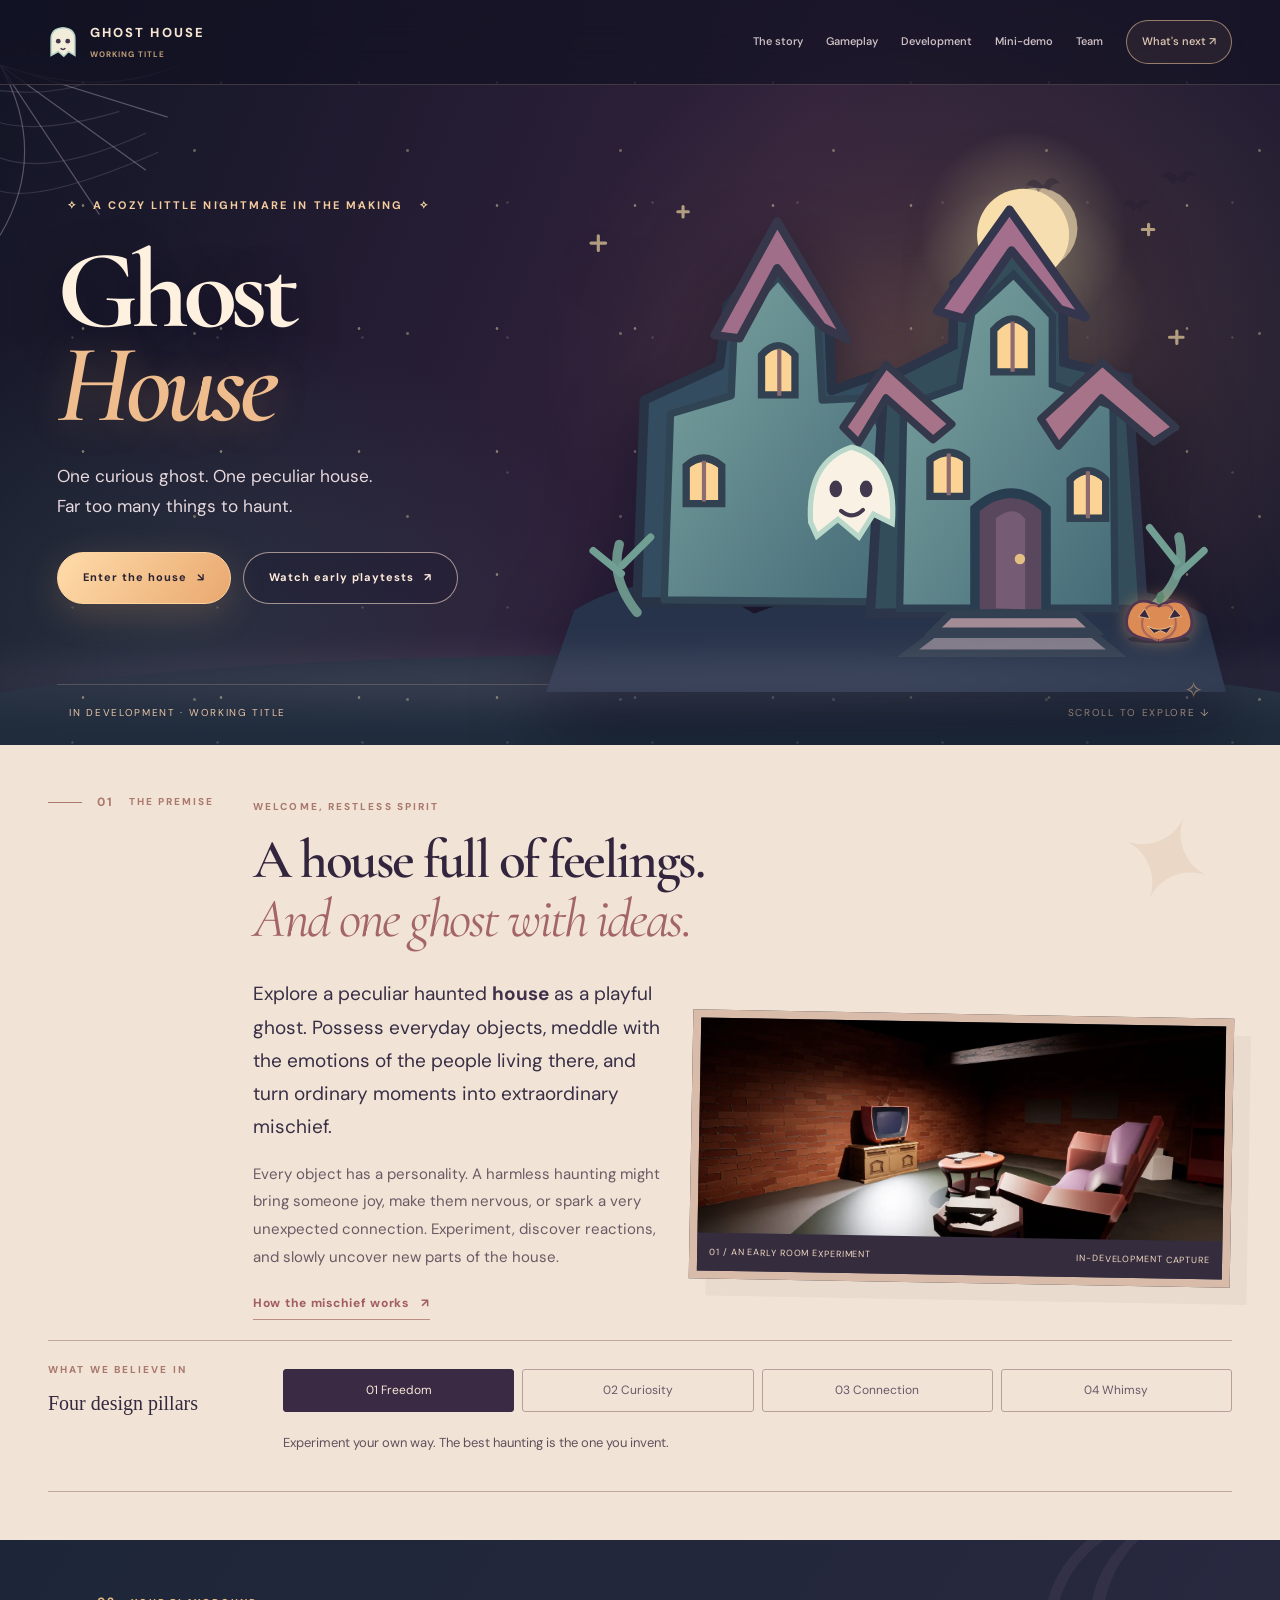
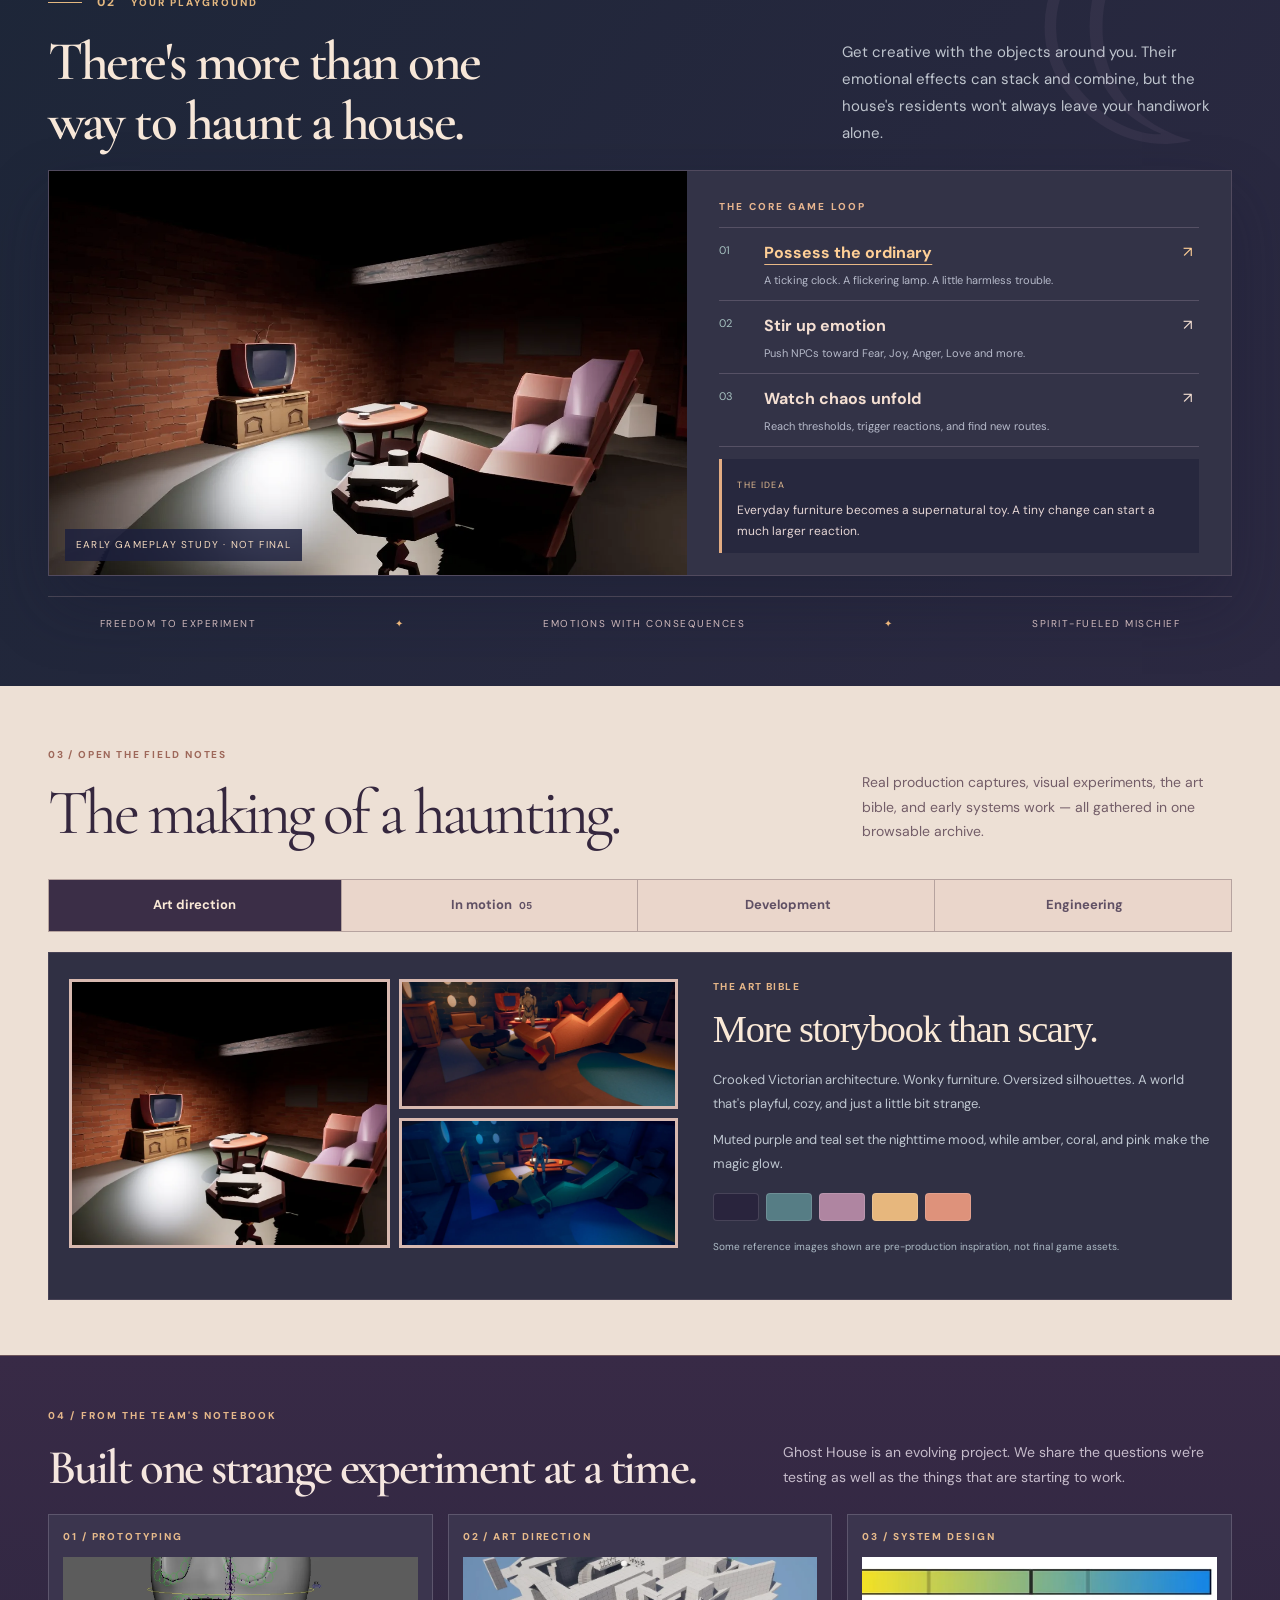
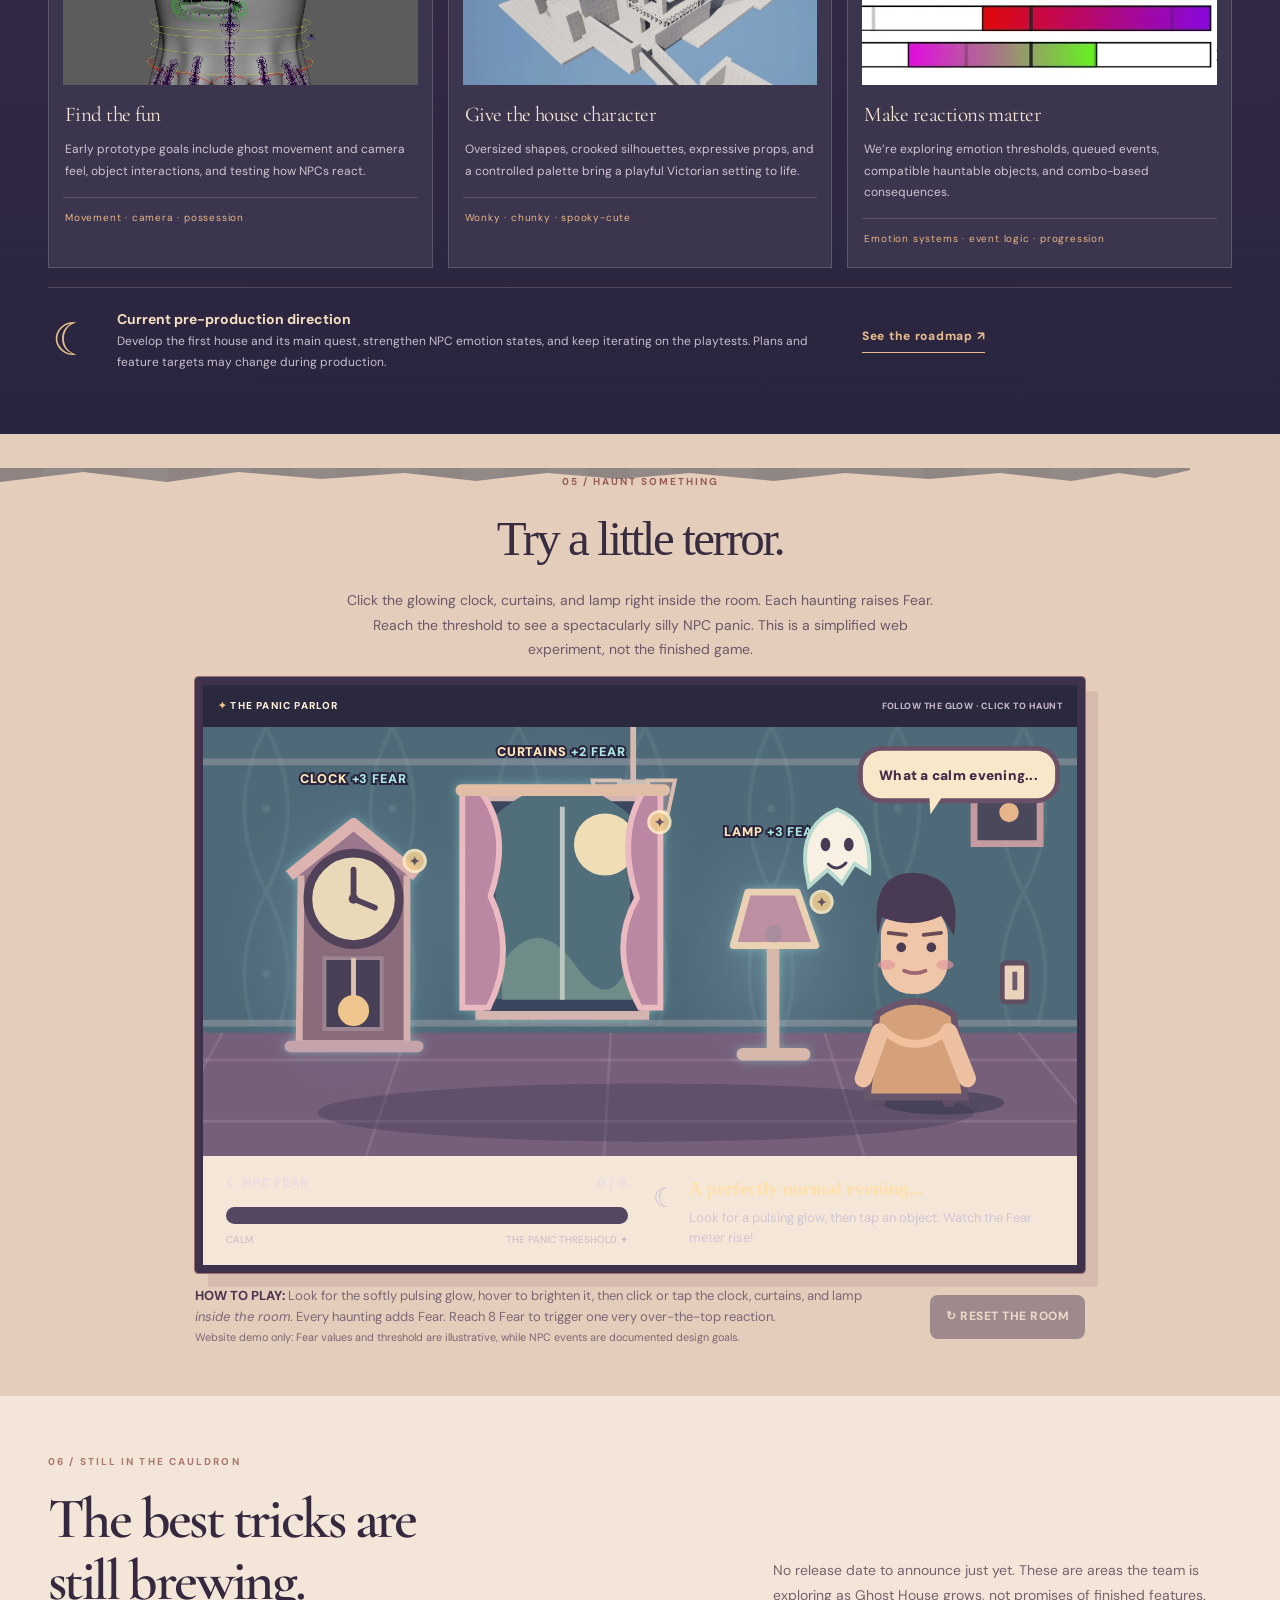
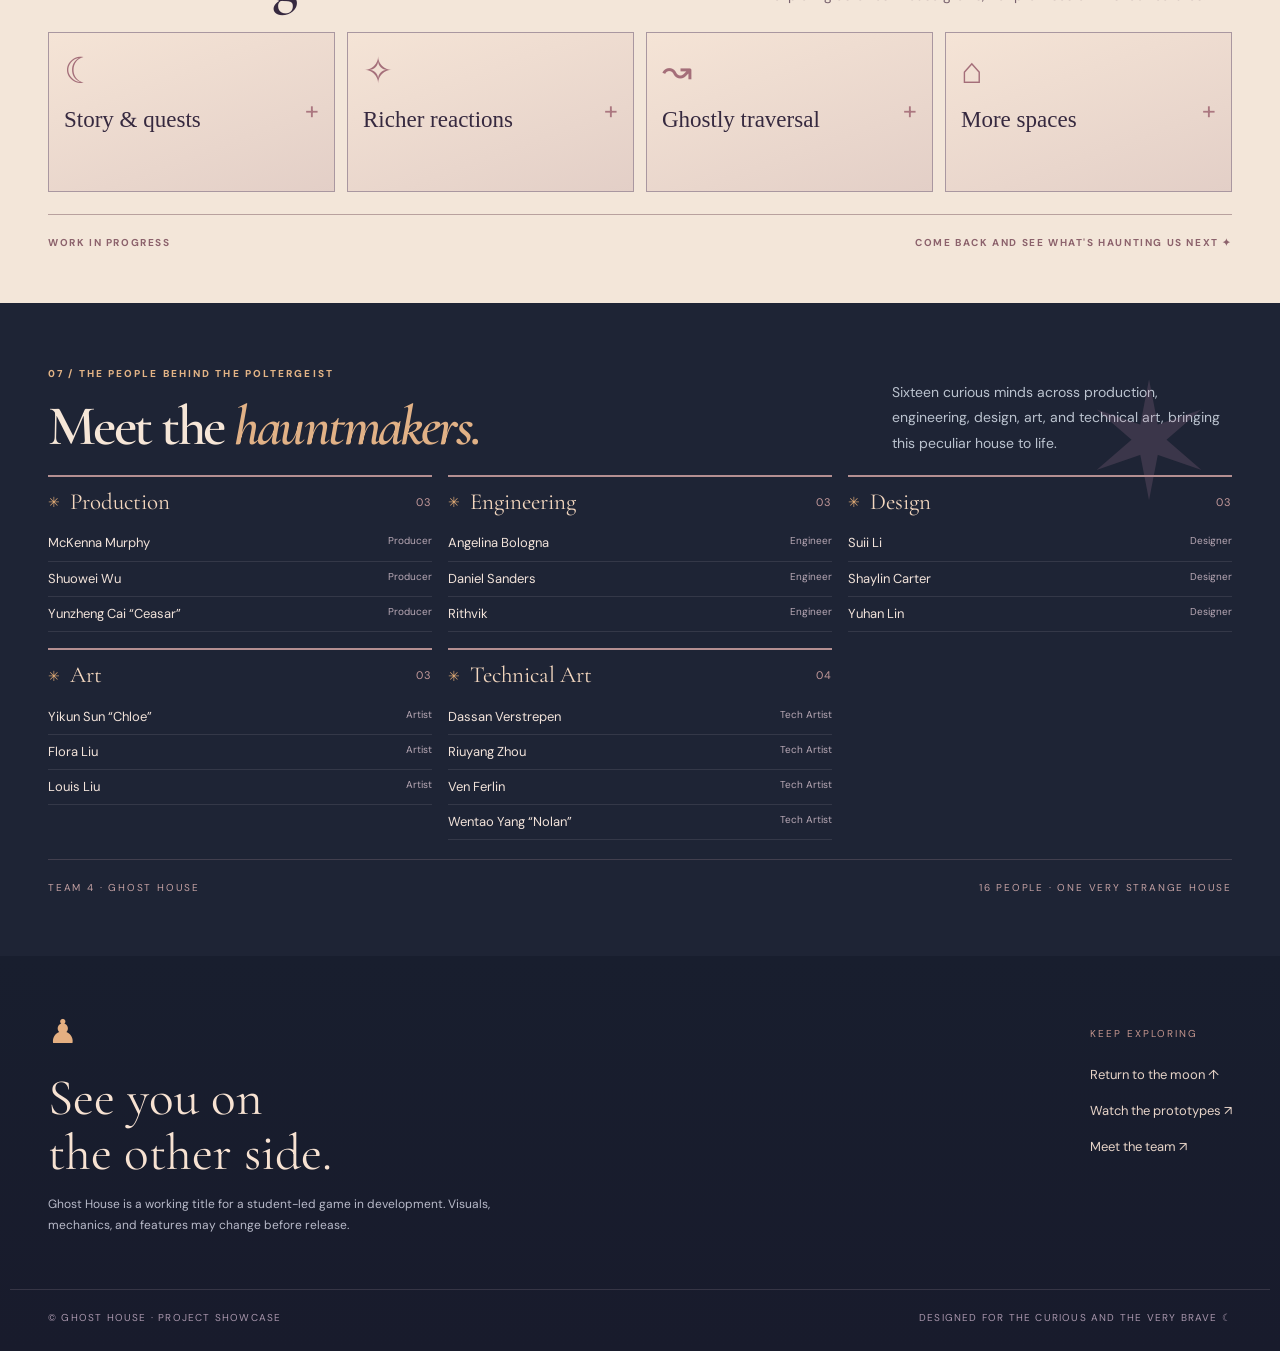
<file: index.html>
<!doctype html><html lang="en"><head><meta charset="utf-8"><meta name="viewport" content="width=device-width,initial-scale=1"><meta name="theme-color" content="#29243d"><meta name="description" content="Meet Ghost House: a spooky-cute game in development. Haunt a peculiar house, influence emotions, and discover the art and team behind the mischief."><title>Ghost House — A Haunting Little Adventure</title><link rel="preconnect" href="https://fonts.googleapis.com">
<link rel="preconnect" href="https://fonts.gstatic.com" crossorigin>
<link href="https://fonts.googleapis.com/css2?family=Cormorant+Garamond:ital,wght@0,600;0,700;1,600;1,700&family=DM+Sans:wght@400;500;600;700&display=swap" rel="stylesheet">
<link rel="stylesheet" href="css/style.css"></head><body><main><section class="hero v6-hero" id="top">
<div aria-hidden="true" class="stars"></div>
<header class="site-header">
<a aria-label="Ghost House home" class="brand" href="#top">
<svg aria-hidden="true" class="brand-ghost" viewbox="0 0 38 42"><path d="M4 38V19Q3 4 19 3Q35 4 34 19V38L26 33L20 39L13 33Z" fill="#f2ecda" stroke="#b8d4c9" stroke-width="2"></path><circle cx="13" cy="20" fill="#45344e" r="3"></circle><circle cx="25" cy="20" fill="#45344e" r="3"></circle><path d="M16 29q3 3 6 0" fill="none" stroke="#45344e" stroke-width="2"></path></svg>
<span>GHOST HOUSE<small>WORKING TITLE</small></span>
</a>
<nav aria-label="Main navigation" class="header-links"><a href="#story">The story</a><a href="#features">Gameplay</a><a href="#gallery">Development</a><a href="#demo">Mini-demo</a><a href="#team">Team</a><a class="outline-link" href="#coming-soon">What's next ↗</a></nav>
</header>
<div aria-hidden="true" class="bat-cloud"><svg role="presentation" viewbox="0 0 250 85"><path d="M12 26q8 -15 22 0q9 -18 21 -3q-9 -2 -14 9q-7 -8 -13 2q-5 -10 -16 -8Z"></path><path d="M134 50q7 -13 18 0q7 -14 16 -2q-8 -2 -12 8q-5 -6 -9 2q-6 -8 -13 -8Z"></path><path d="M181 16q9 -15 22 0q10 -16 22 -2q-11 -3 -15 9q-8 -9 -14 2q-5 -11 -15 -9Z"></path></svg></div><div class="hero-grid">
<div class="hero-copy"><div class="eyebrow"><span aria-hidden="true" class="lantern-star">✧</span> A COZY LITTLE NIGHTMARE IN THE MAKING <span aria-hidden="true" class="lantern-star">✧</span></div><h1>Ghost <em>House</em></h1><p>One curious ghost. One peculiar house.<br/>Far too many things to haunt.</p><div class="hero-buttons"><a class="btn primary" href="#story">Enter the house <span aria-hidden="true">↘</span></a><a class="btn ghost" data-open-motion="" href="#gallery">Watch early playtests <span aria-hidden="true">↗</span></a></div></div>
<div aria-label="Illustration of a crooked, softly glowing Victorian haunted house under the moon" class="hero-art">
<div aria-hidden="true" class="moon-halo"></div>
<svg aria-label="Crooked teal Victorian house with glowing amber windows and a smiling floating ghost" role="img" viewbox="0 0 650 540">
<defs><lineargradient id="houseSiding" x1="0" x2="1" y1="0" y2="1"><stop offset="0" stop-color="#7CA4A0"></stop><stop offset="1" stop-color="#456B78"></stop></lineargradient><radialgradient id="moonAura"><stop stop-color="#ffe9ae" stop-opacity=".35"></stop><stop offset="1" stop-color="#ffe9ae" stop-opacity="0"></stop></radialgradient></defs>
<circle cx="456" cy="103" fill="url(#moonAura)" r="99"></circle><circle cx="456" cy="103" fill="#f7deab" r="44"></circle><circle cx="469" cy="97" fill="#f6dfb4" opacity=".65" r="39"></circle>
<path d="M27 462Q109 411 199 465Q308 423 420 466Q541 415 631 467L650 540H0Z" fill="#27334a"></path>
<path d="M87 454L94 261L166 228L173 171L221 116L270 172L273 252L324 234L350 299L351 454Z" fill="#344c60" stroke="#283345" stroke-linejoin="round" stroke-width="9"></path>
<path d="M113 452L119 274L177 257L180 189L222 143L260 190L264 261L309 259L326 304L324 454Z" fill="url(#houseSiding)" stroke="#304454" stroke-linejoin="round" stroke-width="7"></path>
<path d="M161 199L221 90L288 203L264 191L221 135L185 202Z" fill="#a06e89" stroke="#37374b" stroke-linejoin="round" stroke-width="8"></path>
<path d="M310 465L323 242L389 209L390 150L444 107L494 161L495 225L556 240L571 461Z" fill="#344d5a" stroke="#2c3549" stroke-width="9"></path>
<path d="M338 460L342 267L395 248L407 178L447 141L484 181L484 246L542 267L544 460Z" fill="url(#houseSiding)" stroke="#2d3e50" stroke-width="7"></path>
<path d="M374 176L443 79L516 182L491 174L445 118L400 183Z" fill="#a36f8d" stroke="#33364c" stroke-linejoin="round" stroke-width="8"></path>
<path d="M284 287L325 227L388 284L370 299L325 259L299 302Z" fill="#a77388" stroke="#34384b" stroke-linejoin="round" stroke-width="7"></path>
<path d="M473 279L532 225L602 287L581 301L531 259L490 305Z" fill="#a77388" stroke="#34384b" stroke-linejoin="round" stroke-width="7"></path>
<g class="house-windows" fill="#fbd394" stroke="#324151" stroke-width="7">
<path class="window-glow" d="M206 218Q222 200 238 218V256H206Z"></path><path class="window-glow" d="M428 194Q446 173 464 194V234H428Z"></path><path class="window-glow" d="M134 324Q150 309 168 324V360H134Z"></path><path class="window-glow" d="M265 335Q281 319 296 335V369H265Z"></path><path class="window-glow" d="M367 318Q385 304 402 318V353H367Z"></path><path class="window-glow" d="M501 337Q518 320 535 337V374H501Z"></path>
</g>
<g stroke="#8d6b70" stroke-width="4"><path d="M223 212v45M151 319v39M279 326v44M385 312v40M518 329v45M446 186v48"></path></g>
<path d="M410 461V365Q445 335 478 365V461" fill="#59475e" stroke="#293d50" stroke-width="9"></path><path d="M430 460V374Q448 360 458 375V461" fill="#765b75"></path><circle cx="453" cy="413" fill="#e3bf83" r="5"></circle>
<path d="M386 466H508L525 482H370Z" fill="#a48c96" stroke="#334051" stroke-width="7"></path><path d="M370 485H523L545 503H346Z" fill="#817b89" stroke="#334051" stroke-width="7"></path>
<path d="M87 464Q61 431 70 399M575 463Q615 432 605 392" fill="none" stroke="#6c938a" stroke-linecap="round" stroke-width="9"></path><path d="M72 427L45 405M73 419L100 392M603 429L629 405M603 416L577 383" stroke="#719f93" stroke-linecap="round" stroke-width="7"></path>
<g transform="translate(292 355)"><g class="hero-floater"><path d="M-39 23Q-43 -35 0 -49Q44 -37 39 24L21 15L7 37L-13 20L-33 36Z" fill="#f9f2e4" stroke="#b9d8ca" stroke-width="5"></path><ellipse cx="-15" cy="-9" fill="#43394e" rx="6" ry="8"></ellipse><ellipse cx="14" cy="-9" fill="#43394e" rx="6" ry="8"></ellipse><path d="M-10 12Q1 21 11 11" fill="none" stroke="#43394e" stroke-linecap="round" stroke-width="4"></path></g></g>
<g class="cta-spark" stroke="#f7dfa6" stroke-linecap="round" stroke-width="3"><path d="M43 111h14m-7 -7v14M126 81h10m-5 -5v10M570 98h11m-5 -5v10M596 201h13m-6 -6v12"></path></g>
</svg>
<svg aria-hidden="true" class="pumpkin-decor" viewbox="0 0 128 84"><ellipse cx="64" cy="74" fill="#1e1b2c" opacity=".5" rx="44" ry="6"></ellipse><path d="M61 21Q57 10 68 5L72 13L67 25" fill="#5f8971"></path><path d="M64 27Q29 8 19 41Q10 74 64 76Q120 76 109 40Q99 8 64 27Z" fill="#dc8b54" stroke="#503650" stroke-width="4"></path><path d="M62 27Q42 20 40 51Q39 69 63 76M68 27Q86 20 88 52Q88 70 64 76" fill="none" stroke="#ab6658" stroke-width="3"></path><path class="pumpkin-face" d="M35 42l9 -11l7 14zM78 45l8 -14l10 11zM48 56Q64 65 83 55L75 66L66 62L57 66Z" fill="#39273f" stroke="#ffdb9e" stroke-width="1"></path></svg></div><div aria-hidden="true" class="autumn-orb">✧</div>
<div class="hero-bottom-line"><span>IN DEVELOPMENT · WORKING TITLE</span><span>SCROLL TO EXPLORE <span aria-hidden="true">↓</span></span></div></div>
<div aria-hidden="true" class="hero-fog"></div>
<div aria-hidden="true" class="web-corner web-left"><svg viewbox="0 0 190 180"><path d="M0 0Q105 36 190 0M0 0Q52 92 0 180M0 0L154 111M0 0L105 158M0 0L177 55" fill="none" opacity=".42" stroke="currentColor" stroke-width="1.25"></path><path d="M0 27Q52 33 91 19M0 61Q46 73 126 49M0 98Q53 118 154 72M0 133Q43 146 167 92" fill="none" opacity=".2" stroke="currentColor" stroke-width="1.2"></path></svg></div></section><section id="story" class="v6-story" aria-labelledby="story-title"><div class="wrap story-canvas">
  <div class="story-head"><div class="section-index">01 <span>THE PREMISE</span></div><div><span class="v6-eyebrow">WELCOME, RESTLESS SPIRIT</span><h2 id="story-title">A house full of feelings.<br><i>And one ghost with ideas.</i></h2></div></div>
  <div class="story-layout"><div class="story-copy"><p class="feature-lede">Explore a peculiar haunted <strong>house</strong> as a playful ghost. Possess everyday objects, meddle with the emotions of the people living there, and turn ordinary moments into extraordinary mischief.</p><p>Every object has a personality. A harmless haunting might bring someone joy, make them nervous, or spark a very unexpected connection. Experiment, discover reactions, and slowly uncover new parts of the house.</p><a href="#features" class="editorial-link">How the mischief works <span aria-hidden="true">↗</span></a></div>
 <figure class="story-visual"><img alt="Early in-engine prototype environment from the Ghost House team" class="" src="assets/media/ghosthouse-01-d8e95e590f6.webp" decoding="async" loading="eager"><figcaption><span>01 / AN EARLY ROOM EXPERIMENT</span><span>IN-DEVELOPMENT CAPTURE</span></figcaption></figure></div>
 <div class="pillar-ledger"><div class="ledger-head"><span class="v6-eyebrow">WHAT WE BELIEVE IN</span><strong>Four design pillars</strong></div><div class="ledger-interactive"><div class="pill-tabs" role="tablist" aria-label="Game design pillars"><button type="button" class="pill-tab active" role="tab" aria-selected="true" aria-controls="pillar-explain" data-pillar="0">01 Freedom</button><button type="button" class="pill-tab" role="tab" aria-selected="false" aria-controls="pillar-explain" data-pillar="1">02 Curiosity</button><button type="button" class="pill-tab" role="tab" aria-selected="false" aria-controls="pillar-explain" data-pillar="2">03 Connection</button><button type="button" class="pill-tab" role="tab" aria-selected="false" aria-controls="pillar-explain" data-pillar="3">04 Whimsy</button></div><p class="pillar-explain" id="pillar-explain" role="status" aria-live="polite">Experiment your own way. The best haunting is the one you invent.</p></div></div>
</div></section><section id="features" class="v6-features" aria-labelledby="features-title"><div class="wrap feature-inner"><div class="feature-top"><div><div class="section-index on-dark">02 <span>YOUR PLAYGROUND</span></div><h2 id="features-title">There's more than one<br>way to haunt a house.</h2></div><p>Get creative with the objects around you. Their emotional effects can stack and combine, but the house's residents won't always leave your handiwork alone.</p></div>
<div class="feature-display"><div class="feature-display-image"><img alt="Early development screenshot of the first house living room" class="" src="assets/media/ghosthouse-01-d8e95e590f6.webp" decoding="async" loading="eager"><div class="feature-image-stamp">EARLY GAMEPLAY STUDY · NOT FINAL</div></div><div class="feature-choice-area"><span class="v6-eyebrow">THE CORE GAME LOOP</span><div class="feature-choice-list" role="group" aria-label="Choose a gameplay mechanic to learn more about"><button type="button" class="feature-choice selected" data-feature="0" aria-pressed="true"><span class="feature-ordinal">01</span><span><b>Possess the ordinary</b><small>A ticking clock. A flickering lamp. A little harmless trouble.</small></span><span aria-hidden="true">↗</span></button><button type="button" class="feature-choice" data-feature="1" aria-pressed="false"><span class="feature-ordinal">02</span><span><b>Stir up emotion</b><small>Push NPCs toward Fear, Joy, Anger, Love and more.</small></span><span aria-hidden="true">↗</span></button><button type="button" class="feature-choice" data-feature="2" aria-pressed="false"><span class="feature-ordinal">03</span><span><b>Watch chaos unfold</b><small>Reach thresholds, trigger reactions, and find new routes.</small></span><span aria-hidden="true">↗</span></button></div><div class="feature-live" id="feature-live" aria-live="polite"><span id="feature-live-label">THE IDEA</span><p id="feature-live-copy">Everyday furniture becomes a supernatural toy. A tiny change can start a much larger reaction.</p></div></div></div>
<div class="feature-strip"><span>FREEDOM TO EXPERIMENT</span><span aria-hidden="true">✦</span><span>EMOTIONS WITH CONSEQUENCES</span><span aria-hidden="true">✦</span><span>SPIRIT-FUELED MISCHIEF</span></div></div></section><section aria-labelledby="gallery-title" class="v5-studio v6-gallery" id="gallery"><div class="wrap">
<div class="studio-header"><div><span class="v5-kicker">03 / OPEN THE FIELD NOTES</span><h2 id="gallery-title">The making of a haunting.</h2></div><p>Real production captures, visual experiments, the art bible, and early systems work — all gathered in one browsable archive.</p></div>
<div aria-label="Explore Ghost House development" class="studio-tabs" role="tablist"><button aria-controls="studio-art" aria-selected="true" class="studio-tab active" data-panel="studio-art" role="tab">Art direction</button><button aria-controls="studio-motion" aria-selected="false" class="studio-tab" data-panel="studio-motion" role="tab">In motion <span class="tab-count">05</span></button><button aria-controls="studio-production" aria-selected="false" class="studio-tab" data-panel="studio-production" role="tab">Development</button><button aria-controls="studio-engineering" aria-selected="false" class="studio-tab" data-panel="studio-engineering" role="tab">Engineering</button></div>
<div class="studio-panel" id="studio-art" role="tabpanel">
<div class="look-layout"><div class="art-grid"><button class="gallery-shot big" data-caption="Early haunted house room prototype; work in progress." data-gallery="" type="button"><img alt="Early prototype living room" class="" decoding="async" loading="eager" src="assets/media/ghosthouse-01-d8e95e590f6.webp"/></button><button class="gallery-shot" data-caption="Pre-production art direction reference; not a finalized game environment." data-gallery="" type="button"><img alt="Warm stylized parlor art-direction reference" class="" decoding="async" loading="eager" src="assets/media/ghosthouse-02-8ecf6080b05.webp"/></button><button class="gallery-shot" data-caption="Pre-production blue room art reference; not a screenshot of the finished game." data-gallery="" type="button"><img alt="Blue interior art-direction reference" class="" decoding="async" loading="eager" src="assets/media/ghosthouse-03-1f924278db4.webp"/></button></div><div class="look-copy"><span class="v5-eyebrow">THE ART BIBLE</span><h3>More storybook than scary.</h3><p>Crooked Victorian architecture. Wonky furniture. Oversized silhouettes. A world that's playful, cozy, and just a little bit strange.</p><p>Muted purple and teal set the nighttime mood, while amber, coral, and pink make the magic glow.</p><div aria-label="Art palette" class="swatch-strip"><i style="background:#29243d"></i><i style="background:#567d85"></i><i style="background:#af85a1"></i><i style="background:#e7b77d"></i><i style="background:#de927b"></i></div><small>Some reference images shown are pre-production inspiration, not final game assets.</small></div></div>
</div>
<div class="studio-panel" hidden="" id="studio-motion" role="tabpanel">
<div class="motion-layout"><div class="motion-stage"><figure aria-label="Clip 1 of 5" class="motion-slide" role="group">
<img alt="Meet the ghost — animated GIF from an actual development recording" class="motion-gif" decoding="async" loading="eager" src="assets/media/ghosthouse-04-c7fb9bcd8c9.gif"/>
<figcaption><b>Meet the ghost</b><span>Early ghost model and rig study. Work in progress.</span></figcaption>
</figure><figure aria-label="Clip 2 of 5" class="motion-slide" hidden="" role="group">
<img alt="Possession playtest — animated GIF from an actual development recording" class="motion-gif" decoding="async" loading="eager" src="assets/media/ghosthouse-05-53c3c1f0c6f.gif"/>
<figcaption><b>Possession playtest</b><span>Experimenting with interacting with objects in a prototype test level.</span></figcaption>
</figure><figure aria-label="Clip 3 of 5" class="motion-slide" hidden="" role="group">
<img alt="Haunting experiment — animated GIF from an actual development recording" class="motion-gif" decoding="async" loading="eager" src="assets/media/ghosthouse-06-cb5b81f4b5a.gif"/>
<figcaption><b>Haunting experiment</b><span>A raw interaction and haunting test from development.</span></figcaption>
</figure><figure aria-label="Clip 4 of 5" class="motion-slide" hidden="" role="group">
<img alt="Movement tests — animated GIF from an actual development recording" class="motion-gif" decoding="async" loading="eager" src="assets/media/ghosthouse-07-a5c68893bba.gif"/>
<figcaption><b>Movement tests</b><span>A look inside an early editor-based ghost-movement experiment.</span></figcaption>
</figure><figure aria-label="Clip 5 of 5" class="motion-slide" hidden="" role="group">
<img alt="Systems sandbox — animated GIF from an actual development recording" class="motion-gif" decoding="async" loading="eager" src="assets/media/ghosthouse-08-3c76e4d5c46.gif"/>
<figcaption><b>Systems sandbox</b><span>Simple prototype objects used to test the underlying interactions.</span></figcaption>
</figure></div><div class="motion-sidebar"><span class="v5-eyebrow">REAL FOOTAGE FROM DEVELOPMENT</span><h3>The magic, in motion.</h3><p>All five GIFs are made from your team's recordings. These are raw experiments — a look at how the game is being built, not a finished trailer.</p><div class="clip-controls"><button aria-label="Previous development clip" disabled="" id="clip-prev" type="button">←</button><span aria-live="polite" id="clip-index">01 / 05</span><button aria-label="Next development clip" id="clip-next" type="button">→</button></div><div aria-label="Choose footage" class="clip-picker"><button aria-label="Show clip 1: Meet the ghost" aria-pressed="true" class="clip-choice active" data-clip="0" type="button">01 <span>Meet the ghost</span></button><button aria-label="Show clip 2: Possession playtest" aria-pressed="false" class="clip-choice" data-clip="1" type="button">02 <span>Possession playtest</span></button><button aria-label="Show clip 3: Haunting experiment" aria-pressed="false" class="clip-choice" data-clip="2" type="button">03 <span>Haunting experiment</span></button><button aria-label="Show clip 4: Movement tests" aria-pressed="false" class="clip-choice" data-clip="3" type="button">04 <span>Movement tests</span></button><button aria-label="Show clip 5: Systems sandbox" aria-pressed="false" class="clip-choice" data-clip="4" type="button">05 <span>Systems sandbox</span></button></div></div></div>
</div>
<div class="studio-panel" hidden="" id="studio-production" role="tabpanel"><div class="prod-header"><div><span class="v5-eyebrow">FROM TESTS TO A HAUNTED HOUSE</span><h3>Small experiments, big personality.</h3></div><p>Early milestones have focused on movement and camera tests, object interactions and the first house. Current design goals include deeper quests, richer reactions and more explorable spaces.</p></div><div class="progress-grid"><article class="progress-tile"><img alt="Early ghost character model, work in progress" class="" decoding="async" loading="eager" src="assets/media/ghosthouse-09-8d036131059.webp"/><div><b>Character &amp; movement</b><span>Model, rig and traversal explorations</span></div></article><article class="progress-tile"><img alt="Early modular room level blockouts" class="" decoding="async" loading="eager" src="assets/media/ghosthouse-10-3f68914cb84.webp"/><div><b>Space &amp; layout</b><span>Blockouts for the first playable environments</span></div></article><article class="progress-tile"><img alt="In-editor visual scripting for gameplay systems" class="" decoding="async" loading="eager" src="assets/media/ghosthouse-11-6bb7d702e78.webp"/><div><b>Interaction engineering</b><span>Possession, emotional states and NPC responses</span></div></article></div><p class="panel-footnote">Prototype and pre-production imagery, not evidence that planned features are complete.</p></div>
<div class="studio-panel" hidden="" id="studio-engineering" role="tabpanel"><div class="engineering-layout"><div class="engineering-copy"><span class="v5-eyebrow">UNDER THE FLOORBOARDS</span><h3>Emotion is part of the engine.</h3><p>Hauntable objects change nearby NPCs' emotions. Reach thresholds and new reactions can fire. Quick combinations are designed to amplify their effects.</p><div class="emotion-pairs"><span><b>Happy</b> ↔ Sad</span><span><b>Anger</b> ↔ Fear</span><span><b>Love</b> ↔ Disgust</span></div><p class="engineering-note">Planned engineering includes object-state resets, event queues, compatibility checks and progression through primary emotions.</p></div><figure class="engineering-img"><img alt="NPC emotion bar concept diagram from the Core Game Loop document" class="" decoding="async" loading="eager" src="assets/media/ghosthouse-12-1b136e2fbee.webp"/><figcaption>Core Game Loop UI concept · values and art are illustrative</figcaption></figure></div></div>
</div></section><section id="process" class="v6-process" aria-labelledby="process-title"><div class="wrap"><div class="process-head"><span class="v6-eyebrow">04 / FROM THE TEAM'S NOTEBOOK</span><h2 id="process-title">Built one strange experiment at a time.</h2><p>Ghost House is an evolving project. We share the questions we're testing as well as the things that are starting to work.</p></div>
<div class="process-cards"><article class="process-card"><div class="process-num">01 / PROTOTYPING</div><img alt="Early model and ghost movement development" class="" src="assets/media/ghosthouse-09-8d036131059.webp" decoding="async" loading="eager"><h3>Find the fun</h3><p>Early prototype goals include ghost movement and camera feel, object interactions, and testing how NPCs react.</p><span>Movement · camera · possession</span></article><article class="process-card"><div class="process-num">02 / ART DIRECTION</div><img alt="Room blockouts in the game editor" class="" src="assets/media/ghosthouse-10-3f68914cb84.webp" decoding="async" loading="eager"><h3>Give the house character</h3><p>Oversized shapes, crooked silhouettes, expressive props, and a controlled palette bring a playful Victorian setting to life.</p><span>Wonky · chunky · spooky-cute</span></article><article class="process-card"><div class="process-num">03 / SYSTEM DESIGN</div><img alt="Early opposing-emotion meter design sketch" class="" src="assets/media/ghosthouse-12-1b136e2fbee.webp" decoding="async" loading="eager"><h3>Make reactions matter</h3><p>We’re exploring emotion thresholds, queued events, compatible hauntable objects, and combo-based consequences.</p><span>Emotion systems · event logic · progression</span></article></div>
<div class="devlog-ribbon"><span class="ribbon-icon" aria-hidden="true">☾</span><p><b>Current pre-production direction</b><br>Develop the first house and its main quest, strengthen NPC emotion states, and keep iterating on the playtests. Plans and feature targets may change during production.</p><a href="#coming-soon" class="editorial-link">See the roadmap ↗</a></div>
</div></section><section class="demo-section v6-demo" id="demo">
<div class="demo-wrap">
<div class="demo-top"><div class="eyebrow">05 / HAUNT SOMETHING</div><h2>Try a little terror.</h2><p>Click the glowing clock, curtains, and lamp right inside the room. Each haunting raises Fear. Reach the threshold to see a spectacularly silly NPC panic. This is a simplified web experiment, not the finished game.</p></div>
<div class="game-frame">
<div class="game-bar"><span><span class="spark">✦</span> THE PANIC PARLOR</span><span class="right">FOLLOW THE GLOW · CLICK TO HAUNT</span></div>
<svg aria-label="Interactive Victorian room with a grandfather clock, curtains, lamp, and anxious house resident" class="room-svg" id="room" role="group" viewbox="0 0 900 442">
<defs>
<radialgradient id="objectAura"><stop stop-color="#afe9e4" stop-opacity=".63"></stop><stop offset=".55" stop-color="#b5c0ed" stop-opacity=".22"></stop><stop offset="1" stop-color="#a2bbf2" stop-opacity="0"></stop></radialgradient>
<radialgradient id="yellowLight"><stop stop-color="#ffe0a1" stop-opacity=".79"></stop><stop offset="1" stop-color="#ffe0a1" stop-opacity="0"></stop></radialgradient>
<pattern height="170" id="wallpaper" patternunits="userSpaceOnUse" width="130"><path d="M65 0Q110 85 65 170Q20 85 65 0" fill="none" stroke="#bbd3bd" stroke-opacity=".08" stroke-width="4"></path><circle cx="65" cy="84" fill="#bdd3c3" opacity=".12" r="4"></circle></pattern>
</defs>
<rect class="room-wall" height="442" width="900"></rect><rect fill="url(#wallpaper)" height="308" width="900"></rect><path d="M0 36H900M0 305H900" opacity=".4" stroke="#afadb0" stroke-width="7"></path>
<rect class="room-floor" fill="#755f79" height="127" width="900" y="315"></rect><path d="M0 343H900M0 406H900" opacity=".33" stroke="#ad91a5" stroke-width="3"></path><path d="M20 315L-50 442M210 315L168 442M420 315L413 442M640 315L681 442M840 315L945 442" opacity=".25" stroke="#b19aab" stroke-width="3"></path>
<ellipse cx="456" cy="397" fill="#2f304a" opacity=".3" rx="338" ry="30"></ellipse>
<!-- Background room details -->
<path d="M443 56V0M418 57H469" fill="none" stroke="#d6b8ad" stroke-width="6"></path><circle class="light-halo" cx="444" cy="76" fill="url(#yellowLight)" r="105"></circle><path class="lit-color" d="M401 55H429L423 88H409ZM458 55H486L479 88H465Z" fill="#797080" stroke="#debdad" stroke-width="4"></path>
<path d="M794 55H862V120H794Z" fill="#4a495b" stroke="#c69b9f" stroke-width="7"></path><path d="M806 66L840 49L856 72" fill="none" stroke="#b58d97" stroke-width="5"></path><circle cx="830" cy="88" fill="#e6b58b" r="10"></circle>
<!-- Clock: clickable object group -->
<g aria-label="Haunt the grandfather clock, plus 3 Fear" aria-pressed="false" class="hauntable" data-object="clock" role="button" tabindex="0">
<rect fill="transparent" height="295" pointer-events="all" width="195" x="52" y="70"></rect>
<ellipse class="object-aura" cx="149" cy="219" fill="url(#objectAura)" rx="123" ry="166"></ellipse>
<g class="object-art clock-inner">
<path d="M99 326L101 150L118 131H192L210 150V326Z" fill="#8a6b7b" stroke="#d6b0ac" stroke-width="7"></path>
<path d="M89 153L155 100L220 153" fill="#9b778d" stroke="#ddb3af" stroke-linejoin="round" stroke-width="12"></path>
<circle cx="155" cy="177" fill="#e9d9b8" r="47" stroke="#514259" stroke-width="9"></circle><path d="M155 147V177L177 186" fill="none" stroke="#514259" stroke-linecap="round" stroke-width="6"></path><circle cx="155" cy="177" fill="#514259" r="5"></circle>
<path d="M125 238H184V311H125Z" fill="#484057" stroke="#9c8491" stroke-width="4"></path><path d="M155 238V277" stroke="#e2c2ac" stroke-width="5"></path><circle cx="155" cy="292" fill="#eec68d" r="16"></circle>
<path d="M90 329H221" stroke="#c4a3ab" stroke-linecap="round" stroke-width="12"></path>
</g>
<text class="object-tag" text-anchor="middle" x="155" y="58">CLOCK <tspan fill="#abe6df">+3 FEAR</tspan></text>
<circle class="object-mark" cx="218" cy="138" fill="#f3cd8f" r="11" stroke="#fff0c7" stroke-width="3"></circle><text class="object-mark" fill="#4c3e57" font-size="13" font-weight="bold" text-anchor="middle" x="218" y="143">✦</text>
</g>
<!-- Curtains: clickable object group -->
<g aria-label="Haunt the curtains, plus 2 Fear" aria-pressed="false" class="hauntable" data-object="curtains" role="button" tabindex="0">
<rect fill="transparent" height="279" pointer-events="all" width="235" x="251" y="29"></rect>
<ellipse class="object-aura" cx="368" cy="158" fill="url(#objectAura)" rx="143" ry="160"></ellipse>
<g class="object-art curtain-inner">
<path d="M285 72H455V297H285Z" fill="#39465d" stroke="#d5b5b2" stroke-width="9"></path>
<path d="M301 91Q369 29 440 91V280H301Z" fill="#506f7b"></path>
<circle cx="414" cy="121" fill="#eeddb5" r="32"></circle><path d="M308 243Q345 190 384 246T442 230V281H308Z" fill="#6e8c88"></path>
<path d="M370 82V281" stroke="#bdc5c1" stroke-width="5"></path>
<path d="M286 67Q318 109 296 174Q323 232 294 289H267V65Z" fill="#bc87a2" stroke="#ebbac1" stroke-width="6"></path>
<path d="M453 67Q426 113 447 176Q417 228 450 289H471V65Z" fill="#bc87a2" stroke="#ebbac1" stroke-width="6"></path>
<path d="M266 65H475" stroke="#e2bda5" stroke-linecap="round" stroke-width="12"></path>
</g>
<text class="object-tag" text-anchor="middle" x="369" y="30">CURTAINS <tspan fill="#abe6df">+2 FEAR</tspan></text>
<circle class="object-mark" cx="470" cy="98" fill="#f3cd8f" r="11" stroke="#fff0c7" stroke-width="3"></circle><text class="object-mark" fill="#4c3e57" font-size="13" font-weight="bold" text-anchor="middle" x="470" y="103">✦</text>
</g>
<!-- Lamp: clickable object group -->
<g aria-label="Haunt the floor lamp, plus 3 Fear" aria-pressed="false" class="hauntable" data-object="lamp" role="button" tabindex="0">
<rect fill="transparent" height="255" pointer-events="all" width="157" x="510" y="115"></rect>
<ellipse class="object-aura" cx="587" cy="226" fill="url(#objectAura)" rx="104" ry="135"></ellipse>
<circle class="light-halo" cx="587" cy="227" fill="url(#yellowLight)" r="105"></circle>
<g class="object-art lamp-inner">
<path d="M587 230V334M556 337H619" stroke="#d6b8aa" stroke-linecap="round" stroke-width="13"></path>
<path class="lit-color" d="M546 225L561 170H612L631 225Z" fill="#bc8fa2" stroke="#ead1b3" stroke-linejoin="round" stroke-width="7"></path>
<circle class="lit-color" cx="588" cy="213" fill="#a88d9e" r="9"></circle>
</g>
<text class="object-tag" text-anchor="middle" x="587" y="112">LAMP <tspan fill="#abe6df">+3 FEAR</tspan></text>
<circle class="object-mark" cx="637" cy="180" fill="#f3cd8f" r="11" stroke="#fff0c7" stroke-width="3"></circle><text class="object-mark" fill="#4c3e57" font-size="13" font-weight="bold" text-anchor="middle" x="637" y="185">✦</text>
</g>
<!-- Townsperson -->
<ellipse cx="762" cy="387" fill="#222b40" opacity=".4" rx="63" ry="12"></ellipse>
<g transform="translate(733 230)">
<g class="npc-motion">
<path d="M-27 73L-37 154M25 73L35 154" stroke="#5e4e65" stroke-linecap="round" stroke-width="15"></path>
<path d="M-39 66Q0 39 40 66L52 151H-49Z" fill="#d5a17b" stroke="#69566d" stroke-width="7"></path>
<path d="M-36 84L-53 132M35 84L54 132" stroke="#edc0a1" stroke-linecap="round" stroke-width="18"></path>
<path d="M-31 83Q0 110 33 83" fill="none" stroke="#f0c19c" stroke-width="8"></path>
<rect fill="#f0c6a8" height="92" rx="32" width="69" x="-35" y="-47"></rect>
<path d="M-38 -15Q-47 -81 0 -80Q51 -76 40 -15L28 -36Q-1 -21 -34 -34Z" fill="#4a3b55"></path>
<path d="M-27 -18L-9 -16M9 -16L27 -18" fill="none" stroke="#6b4b56" stroke-linecap="round" stroke-width="4"></path>
<ellipse class="npc-pupil" cx="-14" cy="-3" fill="#4a3c52" rx="5" ry="5"></ellipse>
<ellipse class="npc-pupil" cx="17" cy="-3" fill="#4a3c52" rx="5" ry="5"></ellipse>
<path class="npc-mouth" d="M -11 21 Q 0 26 11 21" fill="none" stroke="#9f6671" stroke-linecap="round" stroke-width="4"></path>
<ellipse cx="-29" cy="15" fill="#df969b" opacity=".65" rx="9" ry="5"></ellipse><ellipse cx="31" cy="15" fill="#df969b" opacity=".65" rx="9" ry="5"></ellipse>
</g>
</g>
<g class="panic-lines" stroke="#ffde9f" stroke-linecap="round" stroke-width="6"><path d="M694 147l-17 -24M726 129v-34M771 134l19 -23"></path></g>
<g class="speed-lines" stroke="#ffe5ad" stroke-linecap="round" stroke-width="5"><path d="M693 310h-45M690 336h-69M688 357h-37"></path></g>
<rect fill="#ead2bb" height="40" rx="4" stroke="#5f4d60" stroke-width="5" width="25" x="823" y="243"></rect><path d="M836 252v19" stroke="#6d5a6b" stroke-width="5"></path>
<g transform="translate(653 130)"><g class="ghost-in-room"><path d="M-32 18Q-39 -29 0 -45Q36 -32 33 20L18 11L5 31L-10 17L-29 34Z" fill="#f8f1e3" stroke="#b9dacf" stroke-width="4"></path><ellipse cx="-12" cy="-9" fill="#453b55" rx="5" ry="7"></ellipse><ellipse cx="12" cy="-9" fill="#453b55" rx="5" ry="7"></ellipse><path d="M-9 11Q0 20 9 10" fill="none" stroke="#453b55" stroke-linecap="round" stroke-width="3"></path></g></g>
<g class="speech-box" id="speech-bubble"><rect fill="#f9e7c9" height="54" rx="22" stroke="#6b5167" stroke-width="5" width="203" x="677" y="22"></rect><path d="M761 72L749 90L748 70" fill="#f9e7c9"></path><text class="speech-caption" id="speech" x="778" y="55">What a calm evening...</text></g>
<g class="all-lights"><text fill="#ffe3a6" font-size="22" font-weight="900" letter-spacing="1" text-anchor="middle" x="450" y="376">CLICK! CLICK! EVERY LIGHT ON!</text></g>
</svg>
<div aria-atomic="true" aria-live="polite" class="demo-panel">
<div class="meter"><div class="meter-label"><span>☾ NPC FEAR</span><span id="fear-count">0 / 8</span></div><div aria-label="NPC Fear" aria-valuemax="8" aria-valuemin="0" aria-valuenow="0" class="meter-track" id="fear-track" role="progressbar"><div class="meter-fill" id="fear-fill"></div></div><div class="meter-sub"><span>CALM</span><span>THE PANIC THRESHOLD ✦</span></div></div>
<div class="status"><span aria-hidden="true" class="symbol" id="status-symbol">☾</span><div><strong id="status-head">A perfectly normal evening...</strong><span id="status-copy">Look for a pulsing glow, then tap an object. Watch the Fear meter rise!</span></div></div>
</div>
</div>
<div class="bottom-row"><div class="howto"><strong>HOW TO PLAY:</strong> Look for the softly pulsing glow, hover to brighten it, then click or tap the clock, curtains, and lamp <em>inside the room</em>. Every haunting adds Fear. Reach 8 Fear to trigger one very over-the-top reaction.<br/><small>Website demo only: Fear values and threshold are illustrative, while NPC events are documented design goals.</small></div><button class="reset" disabled="" id="reset" type="button">↻ RESET THE ROOM</button></div>
</div>
</section><section id="coming-soon" class="v6-next" aria-labelledby="next-title"><div class="wrap"><div class="next-top"><div><span class="v6-eyebrow">06 / STILL IN THE CAULDRON</span><h2 id="next-title">The best tricks are<br>still brewing.</h2></div><p>No release date to announce just yet. These are areas the team is exploring as Ghost House grows, not promises of finished features.</p></div><div class="next-grid"><details class="next-card"><summary><span class="next-symbol">☾</span><span>Story &amp; quests</span><i aria-hidden="true">+</i></summary><p>Character-driven quests and narrative moments tied to the emotions of the house's residents.</p></details><details class="next-card"><summary><span class="next-symbol">✧</span><span>Richer reactions</span><i aria-hidden="true">+</i></summary><p>More emotional thresholds, unusual NPC events, and surprising interaction chains.</p></details><details class="next-card"><summary><span class="next-symbol">↝</span><span>Ghostly traversal</span><i aria-hidden="true">+</i></summary><p>New ways to drift, sneak, and explore the house's hidden spaces as a ghost.</p></details><details class="next-card"><summary><span class="next-symbol">⌂</span><span>More spaces</span><i aria-hidden="true">+</i></summary><p>New rooms and connected environments packed with objects, secrets, and opportunities for mischief.</p></details></div><div class="next-foot"><span>WORK IN PROGRESS</span><span>COME BACK AND SEE WHAT'S HAUNTING US NEXT <span aria-hidden="true">✦</span></span></div></div></section><section id="team" class="v6-team" aria-labelledby="team-title"><div class="wrap"><div class="team-headline"><div><span class="v6-eyebrow">07 / THE PEOPLE BEHIND THE POLTERGEIST</span><h2 id="team-title">Meet the <i>hauntmakers.</i></h2></div><p>Sixteen curious minds across production, engineering, design, art, and technical art, bringing this peculiar house to life.</p></div><div class="team-registry"><section class="team-dept"><div class="dept-label"><span class="dept-star" aria-hidden="true">✳</span><h3>Production</h3><span class="dept-count">03</span></div><ul><li><span>McKenna Murphy</span><small>Producer</small></li><li><span>Shuowei Wu</span><small>Producer</small></li><li><span>Yunzheng Cai “Ceasar”</span><small>Producer</small></li></ul></section><section class="team-dept"><div class="dept-label"><span class="dept-star" aria-hidden="true">✳</span><h3>Engineering</h3><span class="dept-count">03</span></div><ul><li><span>Angelina Bologna</span><small>Engineer</small></li><li><span>Daniel Sanders</span><small>Engineer</small></li><li><span>Rithvik</span><small>Engineer</small></li></ul></section><section class="team-dept"><div class="dept-label"><span class="dept-star" aria-hidden="true">✳</span><h3>Design</h3><span class="dept-count">03</span></div><ul><li><span>Suii Li</span><small>Designer</small></li><li><span>Shaylin Carter</span><small>Designer</small></li><li><span>Yuhan Lin</span><small>Designer</small></li></ul></section><section class="team-dept"><div class="dept-label"><span class="dept-star" aria-hidden="true">✳</span><h3>Art</h3><span class="dept-count">03</span></div><ul><li><span>Yikun Sun “Chloe”</span><small>Artist</small></li><li><span>Flora Liu</span><small>Artist</small></li><li><span>Louis Liu</span><small>Artist</small></li></ul></section><section class="team-dept"><div class="dept-label"><span class="dept-star" aria-hidden="true">✳</span><h3>Technical Art</h3><span class="dept-count">04</span></div><ul><li><span>Dassan Verstrepen</span><small>Tech Artist</small></li><li><span>Riuyang Zhou</span><small>Tech Artist</small></li><li><span>Ven Ferlin</span><small>Tech Artist</small></li><li><span>Wentao Yang “Nolan”</span><small>Tech Artist</small></li></ul></section></div><div class="team-credit"><span>TEAM 4 · GHOST HOUSE</span><span>16 PEOPLE · ONE VERY STRANGE HOUSE</span></div></div></section><footer class="v6-footer"><div class="wrap footer-grid"><div><span class="footer-mark" aria-hidden="true">♟</span><h2>See you on<br>the other side.</h2><p>Ghost House is a working title for a student-led game in development. Visuals, mechanics, and features may change before release.</p></div><div class="footer-nav"><span>KEEP EXPLORING</span><a href="#top">Return to the moon ↑</a><a href="#gallery" data-open-motion>Watch the prototypes ↗</a><a href="#team">Meet the team ↗</a></div></div><div class="wrap footer-end"><span>© GHOST HOUSE · PROJECT SHOWCASE</span><span>DESIGNED FOR THE CURIOUS AND THE VERY BRAVE ☾</span></div></footer><dialog aria-label="Enlarged Ghost House development image" class="dialog-backdrop" id="art-dialog"><img alt="" id="art-dialog-image"><div class="dialog-bottom"><p id="art-dialog-caption"></p><button id="art-dialog-close" type="button">Close ✕</button></div></img></dialog></main><script src="js/main.js" defer></script></body></html>
</file>
<file: css/style.css>
:root {--night:#252039;--deep:#1b1c30;--plum:#45344e;--teal:#709c97;--gold:#e9bf82;--cream:#faead7;--muted:#cbbccf;--pink:#eba9b1;--stroke:#b6a3ae}
    *{box-sizing:border-box}html{scroll-behavior:smooth}body{margin:0;background:var(--night);color:var(--cream);font-family:Trebuchet MS,Segoe UI,Arial,sans-serif;overflow-x:hidden}button,a{font:inherit}button:focus-visible,a:focus-visible,[role="button"]:focus-visible{outline:3px solid #fff1b8;outline-offset:5px}a{color:inherit;text-decoration:none}
    .site-header{z-index:10;position:relative;max-width:1230px;margin:auto;padding:22px 32px;display:flex;justify-content:space-between;align-items:center;gap:18px}.brand{display:flex;align-items:center;gap:12px;font-weight:900;letter-spacing:.12em;font-size:14px}.brand-ghost{width:30px;height:34px;display:inline-block}.brand small{display:block;font-size:8px;letter-spacing:.19em;color:var(--gold);font-weight:700;padding-top:4px}.header-links{display:flex;align-items:center;gap:30px;font-size:12px;font-weight:700;letter-spacing:.07em}.header-links a{opacity:.86;transition:opacity .2s}.header-links a:hover{opacity:1}.header-links .outline-link{border:1px solid #bfa6bb;padding:12px 19px;border-radius:100px}
    .hero{position:relative;min-height:645px;isolation:isolate;overflow:hidden;background:radial-gradient(ellipse at 74% 26%,#66516b 0%,#3a2d4d 43%,#26223f 77%,#222139 100%)}.hero::after{content:"";position:absolute;bottom:-55px;left:-7%;width:114%;height:145px;border-radius:50% 50% 0 0;background:#1f2739;z-index:-1}.hero-grid{max-width:1230px;min-height:550px;margin:0 auto;padding:65px 32px 45px;display:grid;grid-template-columns:.92fr 1.15fr;align-items:center;gap:14px;position:relative}.hero-copy{position:relative;z-index:3}.eyebrow{color:var(--gold);letter-spacing:.23em;text-transform:uppercase;font-size:11px;font-weight:800}.hero h1{font-family:Georgia,serif;font-weight:700;font-size:clamp(76px,9.6vw,138px);line-height:.83;letter-spacing:-.055em;margin:30px 0 25px;text-shadow:0 6px 3px #211d3870}.hero h1 span{display:block;margin-left:23px}.hero-copy p{line-height:1.65;font-size:clamp(15px,1.5vw,20px);max-width:430px;color:#e6d8df;margin:0 0 29px}.hero-buttons{display:flex;gap:12px;flex-wrap:wrap}.btn{border-radius:999px;padding:15px 25px;display:inline-flex;align-items:center;gap:10px;font-size:12px;text-transform:uppercase;font-weight:900;letter-spacing:.075em;border:1px solid transparent;cursor:pointer;transition:transform .2s,background .2s}.btn:hover{transform:translateY(-3px)}.btn.primary{background:#ecc28a;color:#31263b}.btn.ghost{border-color:#a998b2;color:#f6e6dc;background:#41364b65}.note{margin-top:21px;font-size:11px;color:#c2afc5;letter-spacing:.07em}
    .hero-art{width:100%;position:relative;align-self:end;z-index:1}.hero-art svg{display:block;width:100%;max-width:680px;overflow:visible;filter:drop-shadow(0 20px 21px #14182e55)}.moon-halo{position:absolute;width:36%;aspect-ratio:1;right:15%;top:9%;border-radius:50%;background:radial-gradient(circle,#fbe3a642,transparent 67%);z-index:-1}.hero-fog{position:absolute;width:125%;height:125px;left:-12%;bottom:8px;z-index:2;pointer-events:none;background:radial-gradient(ellipse at 30% 50%,#8a77906e 0%,transparent 46%),radial-gradient(ellipse at 66% 48%,#a9a6b65b,transparent 48%);filter:blur(14px);animation:mist 13s ease-in-out infinite alternate}.stars{position:absolute;inset:0;pointer-events:none;background-image:radial-gradient(circle,#fbe7bccc 1px,transparent 1.7px),radial-gradient(circle,#fbe7bc99 1px,transparent 2px);background-position:14px 21px,88px 59px;background-size:138px 123px,213px 183px;opacity:.7}.house-windows .window-glow{animation:windowflicker 6s ease-in-out infinite}.house-windows .window-glow:nth-child(2){animation-delay:-2.2s}.house-windows .window-glow:nth-child(3){animation-delay:-3.7s}.hero-floater{animation:ghostfloat 4.4s ease-in-out infinite;transform-origin:center}.cta-spark{animation:twinkle 2.7s ease-in-out infinite alternate}
    .intro{background:#1f2739;padding:64px 20px 78px;text-align:center}.intro .eyebrow{display:block;margin-bottom:16px}.intro p{max-width:660px;margin:0 auto;line-height:1.8;color:#d5c8cf;font-size:17px}.intro strong{color:#f5e1be}
    .demo-section{background:#f2e7d8;color:#382c40;position:relative;padding:90px 22px 100px}.demo-section::before{content:"";height:20px;position:absolute;left:0;right:0;top:0;background:repeating-linear-gradient(90deg,#1f2739 0 42px,#273044 42px 84px);clip-path:polygon(0 0,100% 0,100% 10%,97% 50%,94% 25%,90% 65%,84% 25%,78% 55%,71% 25%,65% 65%,58% 25%,52% 55%,46% 25%,40% 65%,34% 25%,27% 55%,20% 20%,14% 70%,7% 20%,0 70%)}.demo-wrap{max-width:1100px;margin:0 auto}.demo-top{text-align:center;margin-bottom:32px}.demo-top .eyebrow{color:#9b607b}.demo-top h2{font-family:Georgia,serif;font-size:clamp(38px,5.3vw,63px);letter-spacing:-.035em;margin:10px 0}.demo-top p{color:#6b5966;font-size:16px;line-height:1.55;max-width:680px;margin:auto}.game-frame{background:#272139;border:7px solid #49354f;border-radius:27px;box-shadow:0 17px 0 #b5a5a2,0 31px 45px #49384840;overflow:hidden;position:relative}.game-bar{min-height:58px;display:flex;align-items:center;justify-content:space-between;padding:14px 24px;gap:15px;background:#32283f;color:#fff0dc;border-bottom:2px solid #6e5568;letter-spacing:.12em;text-transform:uppercase;font-size:11px;font-weight:800}.game-bar .spark{color:#f2c589}.game-bar .right{color:#c9b8c9;letter-spacing:.05em}.room-svg{display:block;width:100%;height:auto;background:#3c4f62;touch-action:manipulation}.room-wall{fill:#4e6a79;transition:fill .3s}.room-svg.lights-on .room-wall{fill:#96968c}.room-svg.lights-on .room-floor{fill:#a98989}.room-svg .lit-color{transition:fill .3s}.room-svg.lights-on .lit-color{fill:#ffe4aa!important}.room-svg .light-halo{opacity:0;transition:opacity .3s}.room-svg.lights-on .light-halo{opacity:1}.room-svg .hauntable{cursor:pointer;outline:none;touch-action:manipulation}.room-svg .object-aura{opacity:0;transition:opacity .22s ease;pointer-events:none}.room-svg .hauntable:hover .object-aura,.room-svg .hauntable:focus-visible .object-aura,.room-svg .hauntable.is-haunted .object-aura{opacity:1}.room-svg .hauntable.is-haunted .object-aura{animation:aura 2s ease-in-out infinite}.room-svg .hauntable .object-art{transition:filter .18s ease}.room-svg .hauntable:hover .object-art,.room-svg .hauntable:focus-visible .object-art{filter:drop-shadow(0 0 12px #ffdb9dbd)}.room-svg .hauntable.is-haunted{cursor:default}.room-svg .hauntable.is-haunted .object-art{filter:drop-shadow(0 0 13px #b0e6e5b3)}.object-tag{font-size:13px;font-weight:900;paint-order:stroke fill;stroke:#28243d;stroke-width:4px;fill:#ffe7b9;letter-spacing:1px;pointer-events:none}.object-hint{font-size:11px;fill:#e8d6d8;pointer-events:none}.object-mark{opacity:.85;pointer-events:none}.hauntable.is-haunted .object-mark{opacity:0}.ghost-in-room{animation:ghostfloat 4s ease-in-out infinite}.clock-inner.is-ringing{animation:clockrock .35s ease-in-out 5}.curtain-inner.is-rustling{animation:rustle .45s ease-in-out 3}.lamp-inner.is-zapping{animation:lampshake .17s linear 6}.npc-pupil{transition:ry .25s,rx .25s}.room-svg.panic .npc-pupil{ry:8;rx:5}.npc-motion{transform-origin:center bottom;transform-box:fill-box}.room-svg[data-phase="jump"] .npc-motion{animation:npcjump .7s ease-out both}.room-svg[data-phase="scramble"] .npc-motion{animation:npcscurry 1.05s ease-in-out forwards}.room-svg[data-phase="lights"] .npc-motion{transform:translate(70px,0)}.room-svg.panic .npc-mouth{d:path('M -9 18 Q -9 1 0 2 Q 10 1 9 18 Q 9 34 0 33 Q -9 34 -9 18 Z')}.room-svg .panic-lines{opacity:0}.room-svg[data-phase="jump"] .panic-lines{opacity:1}.room-svg[data-phase="scramble"] .speed-lines{opacity:1}.room-svg .speed-lines{opacity:0}.speech-box{opacity:1;transition:opacity .2s}.speech-caption{font-weight:900;fill:#402d47;font-size:14px;text-anchor:middle;letter-spacing:.02em}.all-lights{opacity:0}.room-svg.lights-on .all-lights{opacity:1}
    .demo-panel{display:grid;grid-template-columns:minmax(230px,1fr) minmax(230px,1fr);align-items:center;gap:25px;padding:24px 30px 26px;background:#2f273f;color:#e9dce3}.meter-label{display:flex;align-items:center;justify-content:space-between;gap:20px;font-size:13px;font-weight:800;letter-spacing:.03em}.meter-track{margin:13px 0 8px;background:#554761;border-radius:15px;height:17px;position:relative;overflow:hidden}.meter-fill{height:100%;width:0%;border-radius:15px;background:linear-gradient(90deg,#a5b7ce,#f1bc81);transition:width .5s cubic-bezier(.22,.61,.36,1)}.meter-sub{display:flex;justify-content:space-between;font-size:10px;color:#cbb8ca}.status{display:flex;gap:12px;align-items:flex-start}.status .symbol{font-size:27px}.status strong{display:block;color:#ffe0aa;font-family:Georgia,serif;font-size:19px}.status span{display:block;color:#d2c5d5;line-height:1.5;font-size:13px;margin-top:4px}.bottom-row{max-width:1100px;margin:24px auto 0;display:flex;align-items:center;justify-content:space-between;flex-wrap:wrap;gap:20px}.howto{font-size:13px;color:#7b6875;line-height:1.6;max-width:680px}.howto strong{color:#49354f}.reset{color:#f7e4d6;background:#4b3b56;border:0;border-radius:30px;padding:14px 22px;font-weight:800;font-size:12px;letter-spacing:.04em;cursor:pointer;transition:background .2s}.reset:hover{background:#675170}.reset:disabled{opacity:.45;cursor:not-allowed}.below{padding:45px 20px;text-align:center;background:#263046;color:#e6d1cb}.below h2{font:35px Georgia,serif;margin:0 0 12px}.below p{margin:0 auto;max-width:670px;color:#c5bdce;line-height:1.7}.footer{padding:26px 22px;background:#1b1c30;color:#a99eae;font-size:11px;text-align:center;letter-spacing:.1em;text-transform:uppercase}
    @keyframes mist{from{transform:translateX(-3%)}to{transform:translateX(4%)}}@keyframes ghostfloat{0%,100%{transform:translateY(0px) rotate(-5deg)}50%{transform:translateY(-13px) rotate(6deg)}}@keyframes windowflicker{0%,15%,19%,24%,100%{opacity:1}17%,22%{opacity:.45}69%{opacity:.72}}@keyframes twinkle{from{opacity:.35}to{opacity:1}}@keyframes aura{0%,100%{opacity:.45}50%{opacity:1}}@keyframes clockrock{0%,100%{transform:rotate(0)}30%{transform:rotate(-5deg)}70%{transform:rotate(5deg)}}@keyframes rustle{0%,100%{transform:translateX(0) skewX(0)}50%{transform:translateX(5px) skewX(-3deg)}}@keyframes lampshake{0%,100%{transform:rotate(0)}50%{transform:rotate(3deg)}}@keyframes npcjump{0%{transform:translate(0,0) rotate(0)}38%{transform:translate(-5px,-38px) rotate(-8deg)}68%{transform:translate(3px,-28px) rotate(5deg)}100%{transform:translate(0,0) rotate(0)}}@keyframes npcscurry{0%{transform:translate(0,0)}25%{transform:translate(18px,-6px) rotate(-9deg)}45%{transform:translate(30px,0) rotate(7deg)}72%{transform:translate(56px,-7px) rotate(-5deg)}100%{transform:translate(70px,0)}}
    @media(max-width:800px){.hero-grid{grid-template-columns:1fr;text-align:center;padding:50px 22px 0;gap:0}.hero{min-height:unset}.hero-copy p{margin-left:auto;margin-right:auto}.hero h1{font-size:clamp(65px,14vw,104px);margin-top:22px}.hero h1 span{margin-left:0}.hero-buttons{justify-content:center}.hero-art{max-width:530px;margin:0 auto}.hero-fog{bottom:-4px}.header-links a:not(.outline-link){display:none}.game-bar{padding:13px 15px}.demo-panel{grid-template-columns:1fr;gap:20px}.demo-section{padding:62px 14px 70px}.game-frame{border-width:4px}.room-svg .object-tag{font-size:15px}.bottom-row{justify-content:center;text-align:center}.intro{padding:50px 20px 60px}}
    @media(max-width:520px){.site-header{padding:16px}.brand{font-size:11px}.header-links .outline-link{font-size:10px;padding:10px 13px}.hero h1{font-size:72px}.hero-copy p{font-size:15px}.hero-grid{padding-top:30px}.demo-top h2{font-size:41px}.game-bar{font-size:9px}.game-bar .right{display:none}.demo-panel{padding:19px}.status strong{font-size:17px}.room-svg .object-hint{display:none}}
    @media(prefers-reduced-motion:reduce){html{scroll-behavior:auto}*,*::before,*::after{animation-duration:.01ms!important;animation-iteration-count:1!important;transition-duration:.01ms!important}.hero-fog{animation:none}}
  
    /* V2: hauntables announce themselves with a quiet, persistent supernatural aura. */
    .room-svg .hauntable:not(.is-haunted) .object-aura {
      opacity: .34;
      animation: idle-spirit-glow 4.6s ease-in-out infinite;
    }
    .room-svg .hauntable[data-object="curtains"]:not(.is-haunted) .object-aura { animation-delay: -1.6s; }
    .room-svg .hauntable[data-object="lamp"]:not(.is-haunted) .object-aura { animation-delay: -3s; }
    .room-svg .hauntable:not(.is-haunted) .object-art {
      filter: drop-shadow(0 0 5px #9de5db75);
    }
    .room-svg .hauntable:not(.is-haunted) circle.object-mark {
      transform-box: fill-box;
      transform-origin: center;
      animation: mark-spirit-glow 4.6s ease-in-out infinite;
    }
    .room-svg .hauntable[data-object="curtains"] circle.object-mark { animation-delay: -1.6s; }
    .room-svg .hauntable[data-object="lamp"] circle.object-mark { animation-delay: -3s; }
    .room-svg .hauntable:not(.is-haunted):hover .object-aura,
    .room-svg .hauntable:not(.is-haunted):focus-visible .object-aura {
      animation: none;
      opacity: .98;
      filter: drop-shadow(0 0 15px #b8f8e7b8);
    }
    .room-svg .hauntable:not(.is-haunted):hover .object-art,
    .room-svg .hauntable:not(.is-haunted):focus-visible .object-art {
      filter: drop-shadow(0 0 13px #ffe0a9f0) drop-shadow(0 0 7px #9ff4e9b0);
    }
    .room-svg .hauntable:not(.is-haunted):hover circle.object-mark,
    .room-svg .hauntable:not(.is-haunted):focus-visible circle.object-mark {
      animation: none;
      transform: scale(1.18);
      filter: drop-shadow(0 0 9px #ffeba8);
    }
    .room-svg .hauntable.is-haunted .object-aura {
      animation: haunted-spirit-glow 3s ease-in-out infinite;
      opacity: .73;
    }
    @keyframes idle-spirit-glow {
      0%,100% { opacity: .26; }
      50% { opacity: .51; }
    }
    @keyframes mark-spirit-glow {
      0%,100% { filter: drop-shadow(0 0 2px #fff1c180); transform: scale(1); }
      50% { filter: drop-shadow(0 0 9px #fff2b9c0); transform: scale(1.1); }
    }
    @keyframes haunted-spirit-glow {
      0%,100% { opacity: .60; }
      50% { opacity: .82; }
    }
    @media (prefers-reduced-motion: reduce) {
      .room-svg .hauntable:not(.is-haunted) .object-aura { animation: none !important; opacity: .42; }
      .room-svg .hauntable.is-haunted .object-aura { animation: none !important; opacity: .75; }
      .room-svg .hauntable:not(.is-haunted) circle.object-mark { animation: none !important; }
      .room-svg .hauntable:not(.is-haunted):hover .object-aura,
      .room-svg .hauntable:not(.is-haunted):focus-visible .object-aura { opacity: .98; }
    }


/* GHOST HOUSE: FULL PRE-PRODUCTION PROMOTIONAL SITE */
:root{--parchment:#f5e9d9;--ink:#2c2941;--sapphire:#26334b;--tide:#8faeac;--pink2:#d59fa9}
body{background:#21253a}::selection{background:#e8bf8f;color:#252039}
.wrap{max-width:1160px;margin:auto;padding:0 28px}
.site-header{max-width:1250px;position:relative;z-index:40}
.header-links{gap:18px;flex-wrap:wrap;justify-content:flex-end}
.header-links a{font-size:10px;letter-spacing:.09em}.header-links a:hover{text-decoration:underline;text-underline-offset:6px}
.hero{min-height:620px}.hero-grid{min-height:530px}.hero h1{font-size:clamp(74px,8.2vw,127px)}
.hero-copy .hero-promo{font-family:Georgia,serif;font-size:clamp(17px,1.8vw,22px);font-style:italic;color:#fff0db;margin-bottom:21px}
.hero-pills{display:flex;align-items:center;gap:8px;flex-wrap:wrap;margin-top:20px}
.hero-pills span,.chip{display:inline-flex;align-items:center;gap:6px;border:1px solid #978ba765;color:#e7d5d3;border-radius:99px;padding:7px 11px;font-size:9px;font-weight:800;letter-spacing:.12em;text-transform:uppercase}
.note{margin-top:16px;letter-spacing:.03em;line-height:1.6}
.section-eyebrow{color:#af7e8d;font-size:11px;letter-spacing:.23em;text-transform:uppercase;font-weight:900}
.section-title{font-family:Georgia,'Times New Roman',serif;font-weight:600;letter-spacing:-.045em;line-height:1.1;font-size:clamp(36px,4.5vw,61px);margin:11px 0 18px}
.section-desc{font-size:16px;line-height:1.8;max-width:665px;margin:0;color:#72636d}
.section-desc.light{color:#cfc7d1}
.story-section{background:var(--parchment);color:#302a3f;padding:104px 0 105px}
.story-grid{display:grid;grid-template-columns:1.01fr .99fr;gap:67px;align-items:center}
.story-media{position:relative}.story-media img{width:100%;height:auto;aspect-ratio:1.34;object-fit:cover;border:8px solid #fef4e8;box-shadow:15px 19px 0 #d1bbbd,0 35px 50px #453b4b32;border-radius:25px;display:block}
.story-media::before{content:'✦';position:absolute;z-index:2;font-size:34px;top:-19px;left:-15px;color:#a77292;text-shadow:1px 2px #eacfae}
.art-caption{font-size:11px;line-height:1.6;color:#776a74;margin:12px 0 0}.story-body .biglead{font-family:Georgia,serif;font-size:clamp(22px,2.45vw,32px);line-height:1.35;color:#513955;margin-bottom:18px}
.feature-points{padding:0;margin:27px 0 0;display:grid;gap:17px;list-style:none}.feature-points li{display:flex;gap:13px;align-items:flex-start;font-size:14px;line-height:1.6;color:#685a68}.feature-points .star{background:#debfad;color:#5e4159;border-radius:11px;padding:7px 10px;font-weight:900;flex:0 0 auto}.feature-points b{color:#3f3246}
.feature-tiles{display:grid;grid-template-columns:repeat(3,1fr);gap:17px;margin-top:83px}
.feature-tile{background:#fff9f1;border:1px solid #dfd1c9;border-radius:23px;overflow:hidden;box-shadow:0 9px 23px #38283a12}.feature-tile img{display:block;width:100%;height:165px;object-fit:cover}.feature-tile .txt{padding:18px 19px 23px}.feature-tile .num{color:#b1808e;font:900 10px Trebuchet MS,sans-serif;letter-spacing:.15em}.feature-tile h3{font:700 23px Georgia,serif;margin:8px 0}.feature-tile p{font-size:13px;line-height:1.65;margin:0;color:#796872}
.pillars-section{background:#293047;color:#f9eadc;padding:100px 0 103px;position:relative;overflow:hidden}.pillars-section::before{content:'✶';position:absolute;right:0;top:-125px;font:350px Georgia,serif;color:#5c62723d;pointer-events:none}
.pillars-head{text-align:center;max-width:760px;margin:0 auto 44px}.pillars-head .section-eyebrow{color:#f3bf96}.pillars-head .section-desc{margin:auto}
.pillars-grid{display:grid;grid-template-columns:repeat(4,1fr);gap:16px}.pillar-card{background:#3a3b55;border:1px solid #7f758359;min-height:230px;border-radius:21px;padding:26px 23px 30px;position:relative;overflow:hidden}.pillar-card::after{content:'✦';color:#fff1d626;position:absolute;font-size:125px;right:-10px;bottom:-37px}.pillar-card .picon{font-size:31px;color:#f4c796}.pillar-card h3{font:26px Georgia,serif;margin:20px 0 12px}.pillar-card p{font-size:13px;line-height:1.7;color:#d4ccda;margin:0;position:relative;z-index:1}
.demo-section{padding:108px 22px 107px}.demo-top .eyebrow{letter-spacing:.2em}.demo-top h2{margin:15px 0 16px}
.gallery-section{background:#243246;padding:108px 0 115px;color:#f6e6d5}.gallery-section .section-eyebrow{color:#f6c68f}.gallery-top{display:flex;align-items:end;justify-content:space-between;gap:35px;margin-bottom:33px}.gallery-top p{max-width:370px;font-size:14px;line-height:1.65;color:#c0c2ce}
.gallery-grid{display:grid;grid-template-columns:1.2fr .8fr 1fr;grid-template-rows:246px 248px;gap:18px}
.gallery-card{display:block;position:relative;border:0;border-radius:19px;overflow:hidden;padding:0;cursor:zoom-in;text-align:left;color:#fff;background:#3b4355;min-width:0;transition:transform .25s,box-shadow .25s}.gallery-card:hover{transform:translateY(-4px);box-shadow:0 18px 30px #07142673}.gallery-card img{height:100%;width:100%;display:block;object-fit:cover;transition:transform .6s}.gallery-card:hover img{transform:scale(1.04)}
.gallery-card::after{content:'';position:absolute;inset:0;background:linear-gradient(0deg,#101726e8 0%,#10172655 42%,transparent 75%);pointer-events:none}.gallery-card .gallery-label{position:absolute;bottom:16px;left:19px;right:14px;z-index:2;display:grid;gap:5px}.gallery-card .gallery-label b{font:700 19px Georgia,serif}.gallery-card .gallery-label span{font-size:10px;letter-spacing:.12em;text-transform:uppercase;color:#e9c69e}.gallery-card:first-child{grid-row:span 2}.gallery-card:first-child .gallery-label b{font-size:29px}.gallery-card:nth-child(4){grid-column:span 2}
.gallery-foot{display:flex;align-items:center;gap:14px;padding-top:22px;font-size:12px;line-height:1.6;color:#c3c5d0}
.art-detail{background:#f3e7d9;padding:96px 0;color:#3d3145}.art-detail-grid{display:grid;grid-template-columns:.9fr 1.1fr;gap:58px;align-items:center}.art-detail-grid img{display:block;width:100%;border-radius:18px;box-shadow:12px 13px 0 #c8b1b6;max-height:400px;object-fit:cover}.palette{display:flex;gap:8px;margin-top:28px}.swatch{width:50px;height:47px;border-radius:13px;border:3px solid #f8eee4;box-shadow:0 2px 10px #41344920}.art-notes{margin-top:26px;line-height:1.7;font-size:13px;color:#796675}
.production-section{background:#2e2a42;color:#f8e8d9;padding:106px 0}.production-grid{display:grid;grid-template-columns:1fr 1fr;gap:22px;margin-top:35px}.production-card{border:1px solid #79698369;background:#3b344e;border-radius:22px;overflow:hidden}.production-card img{width:100%;height:255px;object-fit:cover;display:block}.production-card .inside{padding:22px 23px 29px}.production-card .tag{color:#f2bf99;font-size:10px;letter-spacing:.17em;font-weight:900}.production-card h3{font:700 26px Georgia,serif;margin:12px 0}.production-card p{font-size:14px;color:#d3c7d4;line-height:1.7;margin:0}.production-card.compact img{height:190px}
.progress-strip{display:grid;grid-template-columns:repeat(3,1fr);gap:18px;margin-top:23px}.progress-note{padding:22px;border:1px solid #7e708567;border-radius:19px;background:#362f46}.progress-note b{display:block;font:22px Georgia,serif;margin:6px 0 9px}.progress-note p{font-size:12px;line-height:1.6;color:#d6c9d5;margin:0}.progress-note .phase{color:#ecc194;font-size:9px;font-weight:900;letter-spacing:.14em}
.systems-section{background:#f4e8db;padding:107px 0 115px;color:#3d3145}.system-grid{display:grid;grid-template-columns:1fr 1fr;gap:60px;align-items:start;margin-top:42px}.system-board{background:#fffaf4;padding:25px;border:1px solid #dacac9;border-radius:23px;box-shadow:12px 14px 0 #e2d1cd}.system-board h3{font:700 24px Georgia,serif;margin:0 0 21px}.emotion-pair{margin:19px 0 25px}.emotion-pair>div:first-child{display:flex;justify-content:space-between;margin-bottom:8px;font-size:12px;font-weight:800;color:#5d4e63}.emotion-bar{height:15px;border-radius:99px;position:relative;overflow:hidden;background:#c5b9be}.emotion-bar::after{content:'';position:absolute;left:50%;height:100%;width:3px;background:#fff9e9;top:0}.bar-happy{background:linear-gradient(90deg,#F6C55E,#ADD1A2 47%,#7EADD1)}.bar-fear{background:linear-gradient(90deg,#DF7971,#C26792 50%,#8870C8)}.bar-love{background:linear-gradient(90deg,#E3A0C5,#D2AFBF 50%,#89BD8C)}.threshold-dot{position:absolute;left:78%;top:-4px;width:3px;height:23px;background:#554156}.system-board small{display:block;color:#8c7c84;line-height:1.5}
.system-grid > *{min-width:0}.system-board img{display:block;width:100%;height:auto;max-width:100%;margin-top:21px}.system-copy h3{font:28px Georgia,serif;margin:0 0 12px}.system-copy p{font-size:15px;color:#766673;line-height:1.8}.tech-list{list-style:none;padding:0;margin:22px 0 0;display:grid;gap:15px}.tech-list li{display:flex;gap:12px;padding:13px 0;border-top:1px solid #dacdc8}.tech-list span{width:30px;height:30px;display:grid;place-items:center;border-radius:50%;flex:0 0 auto;background:#ddcbc7;color:#6a4b6a;font-weight:900}.tech-list b{display:block;font-size:14px}.tech-list p{font-size:12px;margin:3px 0 0;line-height:1.6}
.roadmap-section{background:#e8d8cb;padding:107px 0;color:#44364c}.roadmap-section .section-desc{max-width:750px}.roadmap-grid{display:grid;grid-template-columns:repeat(3,1fr);gap:18px;margin-top:36px}.road-card{padding:25px 24px 27px;background:#fdf2e7;border:1px solid #d3c0c0;border-radius:23px;min-height:204px}.road-card .road-icon{font-size:28px;line-height:1}.road-card .road-tag{display:inline-block;font-weight:900;font-size:9px;letter-spacing:.15em;text-transform:uppercase;color:#aa718b;margin-top:15px}.road-card h3{font:700 23px Georgia,serif;margin:8px 0 10px}.road-card p{font-size:13px;color:#766573;line-height:1.7;margin:0}.roadmap-disclaimer{margin-top:24px;font-size:12px;color:#786b76;line-height:1.6}
.faq-section{padding:85px 0;background:#273046;color:#f8e8d9}.faq-grid{display:grid;grid-template-columns:1fr 1.3fr;gap:55px}.faq-section details{border-top:1px solid #746d7e;padding:19px 3px}.faq-section details:last-child{border-bottom:1px solid #746d7e}.faq-section summary{font-size:15px;font-weight:700;cursor:pointer;line-height:1.5;list-style-position:outside}.faq-section details p{line-height:1.7;font-size:13px;color:#c6c5d0;margin:12px 8px 5px}
.team-section{padding:108px 0 85px;color:#f9e9d9;background:#1e2335}.team-header{text-align:center;max-width:730px;margin:0 auto}.team-header .section-eyebrow{color:#f2c397}.team-header .section-desc{margin:auto}.team-grid{display:grid;grid-template-columns:repeat(3,1fr);gap:18px;margin-top:37px}.team-card{border-radius:21px;padding:27px;background:#2c3248;border:1px solid #877b805d;min-height:208px}.team-card .team-icon{width:51px;height:51px;border-radius:15px;background:#514354;color:#f5c899;display:grid;place-items:center;font-size:26px}.team-card h3{font:700 24px Georgia,serif;margin:23px 0 11px}.team-card p{font-size:13px;color:#c9c4d0;line-height:1.7;margin:0}.team-note{text-align:center;color:#beb4c1;font-size:12px;margin-top:26px;line-height:1.7}
.footer2{background:#181e2e;color:#bcb4c6;border-top:1px solid #847b843d}.footer-inner{max-width:1160px;margin:auto;padding:39px 28px 47px;display:flex;gap:25px;justify-content:space-between;align-items:center}.footer2 strong{font-family:Georgia,serif;font-size:23px;color:#f1dece}.footer2 p{max-width:470px;margin:7px 0 0;font-size:12px;line-height:1.65}.footer-links{display:flex;gap:20px;font-size:12px;flex-wrap:wrap}.footer-links a:hover{color:#efc38e}
.dialog-backdrop::backdrop{background:#141824e8;backdrop-filter:blur(7px)}.dialog-backdrop{padding:0;border:none;color:#fff1df;background:#2a2b3f;border-radius:18px;max-width:min(980px,92vw);width:min(980px,92vw);overflow:hidden;box-shadow:0 30px 85px #050814ae}.dialog-backdrop img{width:100%;max-height:66vh;object-fit:contain;display:block;background:#1b2235}.dialog-bottom{padding:17px 22px;display:flex;align-items:center;justify-content:space-between;gap:16px}.dialog-bottom p{margin:0;font-size:13px;line-height:1.6}.dialog-bottom button{border:1px solid #bc9da7;padding:10px 17px;border-radius:99px;background:#443549;color:#f4e2d4;cursor:pointer}
@media(max-width:1000px){.header-links{gap:14px}.header-links a{font-size:9px}.story-grid{gap:35px}.gallery-grid{grid-template-rows:210px 210px}.production-card img{height:220px}}
@media(max-width:800px){.wrap{padding:0 21px}.story-section,.gallery-section,.production-section,.systems-section,.roadmap-section,.team-section,.pillars-section,.art-detail{padding-top:70px;padding-bottom:78px}.story-grid,.art-detail-grid,.system-grid,.faq-grid{grid-template-columns:1fr;gap:37px}.story-grid>.story-media{max-width:670px}.feature-tiles{grid-template-columns:1fr 1fr;margin-top:50px}.pillars-grid{grid-template-columns:1fr 1fr}.gallery-grid{grid-template-columns:1fr 1fr;grid-template-rows:220px 200px 200px}.gallery-card:first-child{grid-row:span 2}.gallery-card:nth-child(4){grid-column:span 1}.gallery-card:nth-child(5){grid-column:span 2}.production-grid{grid-template-columns:1fr}.progress-strip{grid-template-columns:1fr 1fr}.roadmap-grid{grid-template-columns:1fr 1fr}.team-grid{grid-template-columns:1fr 1fr}.gallery-top{align-items:start;flex-direction:column;gap:0}.footer-inner{align-items:start;flex-direction:column}.hero{min-height:unset}}
@media(max-width:520px){.header-links a:not(.outline-link){display:none}.section-title{font-size:38px}.story-section{padding-top:55px}.story-media img{border-width:5px}.feature-tiles,.roadmap-grid,.team-grid,.progress-strip{grid-template-columns:1fr}.feature-tile img{height:205px}.pillars-grid{grid-template-columns:1fr 1fr;gap:10px}.pillar-card{padding:20px 16px;min-height:220px}.pillar-card h3{font-size:22px}.pillars-head{margin-bottom:28px}.gallery-grid{display:grid;grid-template-columns:1fr 1fr;grid-template-rows:220px 158px 158px;gap:10px}.gallery-card:first-child{grid-column:span 2;grid-row:span 1}.gallery-card:nth-child(4){grid-column:span 1}.gallery-card:nth-child(5){grid-column:span 1}.gallery-card .gallery-label{left:11px;bottom:10px}.gallery-card .gallery-label b{font-size:15px}.gallery-card:first-child .gallery-label b{font-size:19px}.gallery-card .gallery-label span{font-size:8px}.gallery-foot{align-items:start}.production-card img{height:195px}.system-board{padding:18px}.hero-pills{justify-content:center}.footer-links{gap:12px}}

  

/* V4 / simplified Haunted Storybook identity */
:root{--night:#28233f;--deep:#20283a;--plum:#45344e;--teal:#709c97;--gold:#ebc18e;--cream:#f6ebdf;--muted:#c9becb}
html{scroll-padding-top:20px}
body{font-family:ui-sans-serif,system-ui,-apple-system,"Segoe UI",sans-serif;font-size:15px;line-height:1.6;background:var(--night);font-weight:400}
.section-title,.hero h1,.demo-top h2,.story-body .biglead,.feature-tile h3,.pillar-card h3,.road-card h3,.system-board h3,.system-copy h3,.footer2 strong,.team-section h3,
.creative-section h3{font-family:"Iowan Old Style","Baskerville","Palatino Linotype","Book Antiqua",Georgia,serif;font-weight:500;letter-spacing:-.035em}
.wrap{max-width:1110px;padding:0 32px}.section-title{font-size:clamp(37px,4.3vw,58px);letter-spacing:-.045em;line-height:1.1;margin:12px 0 18px}
.section-eyebrow,.eyebrow{letter-spacing:.15em;font-weight:700;font-size:10px}.section-desc{line-height:1.73;font-size:15px;max-width:670px}
.site-header{max-width:1200px;padding:24px 34px;gap:20px}
.header-links{gap:22px}.header-links a{font-size:12px;letter-spacing:0;text-transform:none;font-weight:550;opacity:.85}
.header-links .outline-link{border:1px solid #ae9baa;border-radius:9px;padding:10px 16px}
.brand{font-size:13px;letter-spacing:.12em}.brand small{font-size:8px;letter-spacing:.12em}
.hero{min-height:605px}.hero-grid{min-height:520px;max-width:1170px;padding:55px 30px 55px;grid-template-columns:1fr 1.2fr;gap:12px}
.hero h1{font-size:clamp(80px,9vw,128px);letter-spacing:-.07em;line-height:.89;text-shadow:none;margin:21px 0 25px}
.hero h1 span{margin-left:6px}.hero-copy p{font-size:clamp(15px,1.65vw,18px);line-height:1.7}
.hero-promo{font-style:normal!important;font-family:inherit!important;color:#d8c9d6!important;font-size:13px!important;letter-spacing:.02em}
.btn{border-radius:10px;box-shadow:none;padding:14px 21px;font-weight:650;letter-spacing:.01em;text-transform:none;font-size:13px}
.btn:hover{transform:translateY(-2px)}.btn.primary{background:#ebc18e}.btn.ghost{background:transparent}
.stars{opacity:.3}.cta-spark{opacity:.65}.hero-fog{opacity:.65}
.story-section,.pillars-section,.systems-section,.roadmap-section,.team-section{padding:82px 0 88px}
.story-grid{gap:60px}.story-media img{border:0;border-radius:12px;box-shadow:none;aspect-ratio:1.25;object-fit:cover}.story-media::before{display:none}.story-body .biglead{font-size:clamp(21px,2.3vw,29px);line-height:1.35;margin:0 0 13px}.story-body .section-desc{font-size:15px}
.feature-points{gap:14px;margin-top:23px}.feature-points li{font-size:13px;line-height:1.65}.feature-points .star{background:transparent;padding:0;font-size:15px;color:#96718e}
.feature-tiles{margin-top:46px;gap:22px}.feature-tile{background:transparent;border:none;border-radius:0;box-shadow:none}.feature-tile img{border-radius:11px;height:162px}.feature-tile .txt{padding:15px 1px 0}.feature-tile h3{font-size:23px;margin:4px 0 7px}.feature-tile p{font-size:13px;line-height:1.65}
.pillars-section{background:#2b3046}.pillars-section::before{display:none}.pillars-head{text-align:left;margin:0 0 35px;max-width:none}.pillars-head .section-desc{margin:0}
.pillars-grid{grid-template-columns:repeat(4,1fr);gap:24px}.pillar-card{background:transparent;border:0;border-top:1px solid #8b839380;border-radius:0;min-height:0;padding:24px 4px 6px}.pillar-card::after{display:none}.pillar-card .picon{font-size:24px}.pillar-card h3{font-size:27px;margin:15px 0 10px}.pillar-card p{font-size:13px;line-height:1.7}
.creative-section{background:#243246;color:#f7e9dc;padding:88px 0 93px}.creative-section .section-eyebrow{color:#eac092}.creative-header{display:flex;align-items:end;justify-content:space-between;gap:45px;margin-bottom:35px}.creative-header .section-title{max-width:560px}.creative-header .section-desc{max-width:400px;padding-bottom:9px;color:#cdd0d8}
.gallery-grid{display:grid;grid-template-columns:1.2fr .85fr 1fr;grid-template-rows:235px 205px;gap:12px}.gallery-card{border-radius:11px;box-shadow:none}.gallery-card:hover{box-shadow:none;transform:translateY(-2px)}.gallery-card:first-child{grid-row:span 2}.gallery-card:nth-child(4){grid-column:span 2}
.gallery-card .gallery-label{left:17px;bottom:15px}.gallery-card .gallery-label b,.gallery-card:first-child .gallery-label b{font-family:"Iowan Old Style","Baskerville","Palatino Linotype",Georgia,serif;font-weight:500;letter-spacing:-.02em}.gallery-card .gallery-label b{font-size:18px}.gallery-card:first-child .gallery-label b{font-size:24px}.gallery-card .gallery-label span{font-size:9px;letter-spacing:.1em}
.source-note{font-size:12px;color:#bec4cf;line-height:1.6;margin:18px 0 0}.creative-divider{height:1px;background:#8993a35b;margin:52px 0}
.creative-art-grid{display:grid;grid-template-columns:1fr 1fr;gap:58px;align-items:center}.creative-art-copy h3{font-size:39px;line-height:1.15;margin:11px 0 20px;color:#fff0dd}.creative-art-copy p{color:#d4cfd6;font-size:14px;line-height:1.8;max-width:490px;margin:0 0 14px}.creative-art-copy .micro{color:#e6cba9;font-size:11px;letter-spacing:.035em;margin-top:18px}.palette{gap:8px;margin-top:25px}.swatch{height:34px;width:47px;border-radius:5px;border:0;box-shadow:none}
.creative-art-media{margin:0}.creative-art-media img{width:100%;height:312px;object-fit:cover;border-radius:11px}.creative-art-media figcaption{font-size:11px;line-height:1.6;color:#c3c4cf;margin-top:10px}
.work-header{display:flex;justify-content:space-between;gap:60px;align-items:end;margin-bottom:27px}.work-header h3{font-size:36px;line-height:1.2;margin:9px 0 0}.work-header p{font-size:13px;line-height:1.7;color:#c9cbd6;max-width:435px;margin:0}
.work-grid{display:grid;grid-template-columns:repeat(4,1fr);gap:17px}.work-card img{width:100%;height:158px;object-fit:cover;display:block;border-radius:10px}.work-card-body{padding:13px 0 0}.work-card h3{font:600 16px ui-sans-serif,system-ui,-apple-system,'Segoe UI',sans-serif;letter-spacing:-.015em;margin:0 0 4px}.work-card p{font-size:12px;line-height:1.65;color:#c2c7d0;margin:0}
.development-line{display:grid;grid-template-columns:repeat(3,1fr);gap:25px;margin-top:43px}.development-line>div{border-top:1px solid #8b94a87d;padding-top:20px}.development-line span{font-size:10px;color:#eac294;letter-spacing:.1em;font-weight:700}.development-line b{display:block;font-size:15px;margin:9px 0;color:#fff0df}.development-line p{font-size:12px;line-height:1.6;color:#bfc5d0;margin:0}
.system-grid{gap:48px;margin-top:34px}.system-board{box-shadow:none;border:1px solid #ded0c7;border-radius:12px}.system-board h3{font-size:24px}.system-copy h3{font-size:29px}.system-copy p{font-size:14px}.tech-list li{border-top-color:#dbccc4}.tech-list span{background:#ead8d0}
.demo-section{background:#e7d9ce;padding:86px 22px 93px}.demo-section::before{display:none}.demo-top{margin-bottom:27px}.demo-top h2{font-size:clamp(36px,4.6vw,53px);letter-spacing:-.04em}.demo-top p{font-size:14px;max-width:580px}.game-frame{border:3px solid #4f4259;border-radius:13px;box-shadow:none}.game-bar{border:0;min-height:48px;padding:10px 21px;font-size:10px}.game-bar .right{font-size:9px}.demo-section .instructions{font-size:14px}
.roadmap-section{background:#f3e8dc}.roadmap-grid{gap:20px;margin-top:34px}.road-card{padding:22px 0 8px;border:0;border-top:1px solid #cbb9b5;background:transparent;border-radius:0;min-height:0}.road-card .road-icon{font-size:23px}.road-card .road-tag{font-size:9px;letter-spacing:.10em;margin-top:12px}.road-card h3{font-size:23px;margin:6px 0 8px}.road-card p{font-size:13px;line-height:1.65}.roadmap-disclaimer{font-size:11px}
.team-section{background:#202739;color:#f8eadd}.team-heading{max-width:730px}.team-heading .section-desc{color:#c4c9d1}.team-layout{display:grid;grid-template-columns:minmax(0,2.5fr) minmax(220px,1fr);gap:52px;margin-top:41px}.team-layout h3{font-size:27px;margin:0}.team-sub{color:#c2c1cb;font-size:12px;margin:2px 0 20px}.team-names{display:grid;grid-template-columns:repeat(3,minmax(0,1fr));gap:13px 20px;list-style:none;margin:0;padding:0}.team-names li{font-size:13px;line-height:1.5;color:#f3e8e0;min-width:0;overflow-wrap:anywhere}.tech-artist{border-left:1px solid #7c819470;padding-left:30px}.small-kicker{color:#eac294;font-size:10px;font-weight:700;letter-spacing:.13em}.tech-artist h3{margin:14px 0 7px}.tech-artist p{color:#e6c89e;font-size:13px;margin:0}.team-signature{margin-top:47px;color:#a9b6bd;font:italic 18px 'Iowan Old Style','Palatino Linotype',Georgia,serif}.team-note{text-align:left;color:#a6b0c0;font-size:11px;margin-top:34px}
.footer2{background:#1b2131}.footer-inner{max-width:1110px;padding:34px 32px 42px}.footer2 strong{font-size:24px}.footer2 p,.footer-links{font-size:11px}
.dialog-backdrop{border-radius:12px}.dialog-bottom button{border-radius:8px}
@media(max-width:1040px){.header-links{gap:13px}.header-links a{font-size:11px}.header-links a:nth-child(4){display:none}.work-grid{grid-template-columns:repeat(2,1fr)}.work-card img{height:190px}}
@media(max-width:820px){.wrap{padding:0 23px}.story-section,.pillars-section,.creative-section,.systems-section,.roadmap-section,.team-section{padding:66px 0 74px}.hero-grid{grid-template-columns:1fr 1fr;gap:5px}.hero h1{font-size:clamp(58px,10vw,95px)}.hero{min-height:unset}.creative-header,.work-header{flex-direction:column;align-items:start;gap:10px}.creative-header .section-desc{padding:0;max-width:680px}.creative-art-grid,.team-layout{grid-template-columns:1fr;gap:30px}.team-layout .tech-artist{border:0;border-top:1px solid #7c819470;padding:22px 0 0}.team-signature{margin-top:15px}.pillars-grid{grid-template-columns:repeat(2,1fr);gap:17px}.gallery-grid{grid-template-columns:1fr 1fr;grid-template-rows:220px 180px 180px}.gallery-card:first-child{grid-row:span 2}.gallery-card:nth-child(4){grid-column:span 1}.gallery-card:nth-child(5){grid-column:span 2}.development-line{grid-template-columns:1fr 1fr}.roadmap-grid{grid-template-columns:1fr 1fr}}
@media(max-width:540px){.site-header{padding:16px 18px}.brand{font-size:12px}.header-links a:not(.outline-link){display:none!important}.header-links .outline-link{display:inline-block;font-size:11px;padding:9px 12px}.hero-grid{display:flex;flex-direction:column;align-items:stretch;padding:48px 22px 35px;min-height:unset;gap:5px}.hero-copy{width:100%}.hero h1{font-size:clamp(69px,16vw,100px);margin:18px 0 24px}.hero h1 span{margin-left:0}.hero-copy p{font-size:15px}.hero-art{max-width:520px;align-self:center}.hero-art svg{max-width:460px}.hero-buttons{gap:8px}.btn{padding:12px 15px;font-size:12px}.wrap{padding:0 20px}.section-title{font-size:38px}.story-grid{gap:30px}.feature-tiles{grid-template-columns:1fr;gap:25px;margin-top:36px}.feature-tile img{height:185px}.pillars-grid{grid-template-columns:1fr 1fr;gap:15px}.pillar-card{padding:16px 1px 0;min-height:0}.pillar-card h3{font-size:24px}.pillar-card p{font-size:12px}.creative-header{gap:8px}.creative-art-copy h3,.work-header h3{font-size:33px}.gallery-grid{grid-template-columns:1fr 1fr;grid-template-rows:190px 145px 145px;gap:9px}.gallery-card:first-child{grid-column:span 2;grid-row:span 1}.gallery-card:nth-child(4){grid-column:span 1}.gallery-card:nth-child(5){grid-column:span 1}.gallery-card .gallery-label b{font-size:14px}.gallery-card:first-child .gallery-label b{font-size:18px}.gallery-card .gallery-label span{font-size:8px}.work-grid{grid-template-columns:1fr 1fr;gap:15px 10px}.work-card img{height:130px}.work-card h3{font-size:13px}.work-card p{font-size:11px}.creative-art-media img{height:230px}.development-line{grid-template-columns:1fr;gap:20px;margin-top:30px}.team-names{grid-template-columns:1fr 1fr;gap:12px 13px}.team-names li{font-size:12px}.roadmap-grid{grid-template-columns:1fr 1fr;gap:14px}.road-card h3{font-size:20px}.road-card p{font-size:12px}.game-frame{border-width:2px}.game-bar{padding:10px 12px}.game-bar .right{max-width:130px;font-size:8px;text-align:right}.footer-inner{padding:32px 20px}}
@media(prefers-reduced-motion:reduce){.gallery-card img,.gallery-card,.btn{transition:none}}


:root{--night:#211b32;--deep:#191b2b;--plum:#4b3856;--teal:#66968e;--gold:#eab779;--cream:#f8e8d4;--muted:#cbb9cb;--pink:#dc9daa}
body{font-family:'Avenir Next','Segoe UI',system-ui,sans-serif;background:#201d30} h1,h2,h3,.story-font{font-family:'Palatino Linotype',Palatino,Georgia,serif} [hidden]{display:none!important}
.wrap{max-width:1110px;margin:0 auto;padding:0 34px}.v5-kicker{font-size:10px;font-weight:750;letter-spacing:.18em;color:#dea978;text-transform:uppercase}.v5-eyebrow{font-size:10px;font-weight:800;letter-spacing:.14em;color:#e8bc8c;text-transform:uppercase}
.hero{min-height:610px;background:radial-gradient(ellipse at 78% 25%,#5c4765 0%,#31273f 49%,#201c33 90%)}.hero:after{background:#202c3c}.hero-grid{min-height:520px;padding:48px 34px 55px;grid-template-columns:.93fr 1.08fr}.hero h1{font-family:'Palatino Linotype',Palatino,Georgia,serif;font-size:clamp(70px,9vw,120px);font-weight:600;line-height:.91;letter-spacing:-.07em;text-shadow:none}.hero h1 span{margin-left:0}.hero-copy p{font-size:17px;line-height:1.55;max-width:400px}.eyebrow{color:#e5b778;letter-spacing:.16em}.site-header{max-width:1180px}.site-header .brand{letter-spacing:.09em}.site-header .brand small{opacity:.8}.site-header .header-links{gap:20px;font-size:11px;letter-spacing:.025em}.btn{border-radius:8px;text-transform:none;letter-spacing:0;font-size:13px;font-weight:700;padding:13px 19px}.btn.primary{background:#ebb97d}.btn.ghost{border-color:#a390a7;background:#362a4733}.hero-fog{opacity:.65}.stars{opacity:.55}.hero .moon-halo{filter:sepia(.22)}.bat-cloud{position:absolute;right:13%;top:118px;width:225px;height:82px;z-index:2;pointer-events:none;animation:batdrift 10s ease-in-out infinite alternate}.bat-cloud svg{width:100%;fill:#221c32;opacity:.83}.hero-art svg.pumpkin-decor{position:absolute;right:8%;bottom:8%;width:90px;max-width:90px;height:auto;overflow:visible;filter:drop-shadow(0 0 8px #e7a06377);animation:pumpkinglow 5s ease-in-out infinite alternate}.pumpkin-face{animation:pumpkinface 3.5s ease-in-out infinite alternate}.autumn-orb{position:absolute;z-index:3;right:5%;bottom:36px;color:#ebb877;font-size:23px;opacity:.65;animation:twinkle 4s ease-in-out infinite alternate}
.v5-intro{background:#f1e5d9;color:#35293d;padding:76px 0 74px}.v5-intro-grid{display:grid;grid-template-columns:1fr .93fr;gap:70px;align-items:center}.v5-intro h2,.v5-studio h2,.v5-horizon h2,.v5-team h2{font-size:clamp(36px,4.2vw,56px);line-height:1.12;letter-spacing:-.045em;font-weight:500;margin:13px 0 19px}.v5-intro h2{max-width:510px}.intro-lead{font-size:17px;line-height:1.65;max-width:570px;margin:0 0 16px;font-weight:600}.intro-small{font-size:13px;line-height:1.8;color:#665666;max-width:530px;margin:0 0 32px}.intro-image{margin:0;position:relative}.intro-image img{width:100%;aspect-ratio:1.23;object-fit:cover;border-radius:12px;display:block;border:1px solid #c2aaa6}.intro-image figcaption{display:flex;justify-content:space-between;gap:20px;color:#665461;font-size:10px;letter-spacing:.03em;margin-top:13px;line-height:1.5}.intro-image figcaption span:first-child{color:#8c5d68;font-weight:800;letter-spacing:.08em}.pillar-control{border-top:1px solid #d4c1bb;padding-top:18px}.pillar-label{font-size:10px;letter-spacing:.14em;font-weight:800;color:#855a64}.pill-tabs{display:flex;flex-wrap:wrap;gap:6px;margin:13px 0}.pill-tab{border:1px solid #cab1af;background:transparent;border-radius:100px;color:#625062;padding:9px 13px;font-size:12px;cursor:pointer}.pill-tab:hover,.pill-tab:focus-visible,.pill-tab.active{background:#49394f;color:#ffe9d1;border-color:#49394f}.pillar-explain{font-size:13px;line-height:1.6;color:#625061;min-height:44px;margin:0;max-width:440px}
.v5-studio{background:#243144;color:#f7e9dd;padding:81px 0 80px}.studio-header{display:flex;align-items:end;justify-content:space-between;gap:70px;margin-bottom:29px}.studio-header h2{max-width:640px;margin-bottom:0}.studio-header>p{max-width:360px;color:#bfc7d1;font-size:13px;line-height:1.75;margin:0 0 5px}.studio-tabs{display:flex;align-items:center;gap:4px;border-bottom:1px solid #7e809050;margin-bottom:27px;overflow-x:auto;scrollbar-width:thin}.studio-tab{position:relative;border:0;border-bottom:2px solid transparent;background:none;color:#b5c2cc;padding:13px 16px 16px;font-size:13px;font-weight:700;white-space:nowrap;cursor:pointer}.studio-tab:first-child{padding-left:0}.studio-tab.active,.studio-tab:hover{color:#fff0db;border-bottom-color:#e9b57a}.tab-count{color:#e6bf90;font-size:10px;padding-left:4px}.look-layout{display:grid;grid-template-columns:1.45fr .65fr;gap:45px;align-items:center}.art-grid{display:grid;grid-template-columns:1.15fr 1fr;grid-template-rows:130px 130px;gap:9px}.gallery-shot{border:0;padding:0;background:none;overflow:hidden;border-radius:9px;cursor:zoom-in}.gallery-shot.big{grid-row:span 2}.gallery-shot img{width:100%;height:100%;display:block;object-fit:cover;transition:transform .26s ease}.gallery-shot:hover img{transform:scale(1.045)}.look-copy h3,.motion-sidebar h3,.prod-header h3,.engineering-copy h3{font-size:clamp(26px,3vw,38px);font-weight:500;line-height:1.17;letter-spacing:-.035em;margin:11px 0 17px;color:#fff0de}.look-copy p,.motion-sidebar p,.prod-header p,.engineering-copy p{color:#c9cbd4;font-size:13px;line-height:1.77;margin:0 0 13px}.look-copy small{color:#aebcc7;font-size:10px;line-height:1.5;display:block}.swatch-strip{display:flex;gap:7px;margin:18px 0}.swatch-strip i{height:28px;flex:1;max-width:46px;border-radius:4px;border:1px solid #ffffff24}
.motion-layout{display:grid;grid-template-columns:minmax(0,1.27fr) minmax(255px,.73fr);gap:44px;align-items:center}.motion-stage{background:#192333;border:1px solid #56617a;border-radius:13px;overflow:hidden;min-width:0}.motion-slide{margin:0;min-width:0}.motion-gif{width:100%;height:295px;object-fit:contain;background:#1b2634;display:block}.motion-slide figcaption{padding:13px 18px;display:flex;gap:8px;align-items:baseline;justify-content:space-between;flex-wrap:wrap;background:#1e2b3c}.motion-slide figcaption b{font-size:14px;color:#f5e3ce}.motion-slide figcaption span{font-size:11px;line-height:1.5;color:#b9c0ce}.clip-controls{display:flex;align-items:center;gap:13px;margin:20px 0}.clip-controls button{border:1px solid #65738a;border-radius:8px;width:36px;height:35px;background:#354357;color:#fce1c0;cursor:pointer}.clip-controls button:hover:not(:disabled){background:#5f5163}.clip-controls button:disabled{opacity:.25;cursor:default}.clip-controls span{color:#e7bd8a;font-size:12px;letter-spacing:.12em}.clip-picker{display:grid;gap:2px}.clip-choice{display:flex;align-items:center;gap:12px;text-align:left;border:0;border-bottom:1px solid #72819544;padding:9px 0;background:transparent;color:#b6c4d1;cursor:pointer;font-size:11px}.clip-choice span{font-size:12px}.clip-choice.active,.clip-choice:hover{color:#f6d5a8}.clip-choice.active span{font-weight:800}
.prod-header{display:flex;justify-content:space-between;gap:50px;align-items:end;margin-bottom:19px}.prod-header p{max-width:440px}.progress-grid{display:grid;grid-template-columns:repeat(3,minmax(0,1fr));gap:16px}.progress-tile{min-width:0}.progress-tile img{width:100%;height:191px;object-fit:cover;border-radius:9px;display:block}.progress-tile>div{padding:13px 0}.progress-tile b{display:block;font-size:14px;color:#f8e9d9;margin-bottom:5px}.progress-tile span,.panel-footnote{font-size:11px;color:#b8c2ce;line-height:1.6}.panel-footnote{margin:13px 0 0}.engineering-layout{display:grid;grid-template-columns:1fr .95fr;gap:50px;align-items:center}.engineering-img{margin:0}.engineering-img img{background:#f8f5ef;border-radius:12px;width:100%;max-height:285px;object-fit:contain;display:block;padding:20px}.engineering-img figcaption{color:#bbc2cd;font-size:11px;margin:10px 0}.emotion-pairs{display:flex;gap:7px;flex-wrap:wrap;margin:20px 0}.emotion-pairs span{font-size:12px;background:#425167;border-radius:6px;padding:11px 13px;color:#fae8d5}.emotion-pairs b{color:#f4c590}.engineering-copy .engineering-note{font-size:12px;color:#c3c4d0}
.demo-section{padding:68px 20px 72px;background:#e9dcd1}.demo-top{max-width:700px;text-align:left;margin:0 0 25px}.demo-top h2{font-family:'Palatino Linotype',Palatino,Georgia,serif;font-size:clamp(35px,4.5vw,54px);font-weight:500;letter-spacing:-.04em}.demo-top p{margin:0;max-width:700px;font-size:13px}.game-frame{border-width:3px;border-radius:12px;box-shadow:none}.game-bar{min-height:42px;font-size:10px;padding:10px 15px}.demo-panel{padding:17px 23px}.bottom-row{margin-top:13px}.reset{border-radius:8px;font-size:12px;padding:12px 16px}.demo-section::before{display:none}
.v5-horizon{background:#eee2d6;color:#3b2f42;padding:67px 0}.horizon-layout{display:grid;grid-template-columns:.87fr 1.13fr;gap:95px}.v5-horizon h2{margin-bottom:13px}.horizon-copy p{color:#6d5c69;font-size:14px;line-height:1.7;max-width:380px}.horizon-stamp{display:inline-flex;align-items:center;gap:14px;border:1px solid #b98674;border-radius:4px;padding:8px 11px;margin-top:12px;color:#965e59;font-size:10px;font-weight:800;letter-spacing:.16em}.horizon-stamp span{font-size:20px}.road-details{border-top:1px solid #c6b3ac}.road-details details{border-bottom:1px solid #c6b3ac;padding:0}.road-details summary{display:flex;align-items:center;justify-content:space-between;gap:30px;list-style:none;font-size:16px;font-weight:700;padding:19px 4px;cursor:pointer}.road-details summary::-webkit-details-marker{display:none}.road-details summary span{font-weight:400;color:#976c6b}.road-details details[open] summary span{transform:rotate(45deg)}.road-details details p{font-size:13px;line-height:1.7;color:#6c5b67;margin:0 0 20px 4px;max-width:450px}
.v5-team{background:#202639;color:#faead8;padding:71px 0 67px}.team-top{display:flex;align-items:end;justify-content:space-between;gap:35px;padding-bottom:25px;border-bottom:1px solid #6f71833e}.team-top h2{margin-bottom:0}.team-top p{max-width:345px;font-size:13px;line-height:1.8;color:#bec7d3;margin:0}.v5-roster{padding:0;margin:27px 0 0;list-style:none;display:grid;grid-template-columns:repeat(4,minmax(0,1fr));gap:13px 24px}.v5-roster li{font-size:13px;line-height:1.55;color:#f1e4dc;overflow-wrap:anywhere}.team-disclaimer{color:#aeb5bf;font-size:10px;line-height:1.5;margin:20px 0 0}.footer2{background:#181d2a}.footer-inner{max-width:1110px;padding:25px 34px 28px}.footer-inner strong{font-family:'Palatino Linotype',Palatino,Georgia,serif;font-weight:500;font-size:22px}.footer2 p{max-width:500px;font-size:11px}
@keyframes pumpkinglow{from{filter:drop-shadow(0 0 5px #e7a06345)}to{filter:drop-shadow(0 0 16px #f5be7fa9)}}@keyframes pumpkinface{from{fill:#493248}to{fill:#ffd89b}}@keyframes batdrift{from{transform:translate(0,0)}to{transform:translate(-28px,9px)}}
@media(max-width:980px){.hero-grid{grid-template-columns:1fr 1fr}.site-header .header-links{gap:11px}.site-header .header-links a{font-size:10px}.v5-intro-grid{gap:35px}.studio-header{gap:24px}.look-layout{gap:20px}.horizon-layout{gap:36px}}
@media(max-width:760px){.wrap{padding:0 22px}.site-header .header-links a:not(.outline-link){display:none}.hero-grid{display:flex;flex-direction:column;text-align:center;gap:0;min-height:unset;padding:35px 22px 28px}.hero-copy p{margin-left:auto;margin-right:auto}.hero-buttons{justify-content:center}.hero-art{max-width:500px;margin:auto}.hero h1{font-size:clamp(67px,11.5vw,99px)}.hero{min-height:unset}.bat-cloud{right:6%;top:130px;width:110px;opacity:.6}.v5-intro,.v5-studio,.v5-horizon,.v5-team{padding:55px 0}.v5-intro-grid,.look-layout,.motion-layout,.engineering-layout,.horizon-layout{grid-template-columns:1fr;gap:25px}.intro-image img{aspect-ratio:1.65}.intro-small{margin-bottom:20px}.studio-header,.prod-header,.team-top{flex-direction:column;align-items:start;gap:10px}.studio-header h2{max-width:unset}.studio-header{margin-bottom:22px}.art-grid{grid-template-rows:155px 155px}.look-copy{max-width:570px}.motion-gif{height:270px}.motion-sidebar h3{margin-top:7px}.clip-picker{grid-template-columns:1fr 1fr;gap:4px 14px}.progress-grid{gap:12px}.progress-tile img{height:155px}.v5-roster{grid-template-columns:repeat(3,minmax(0,1fr))}.team-top p{max-width:550px}.game-bar .right{display:none}}
@media(max-width:510px){.site-header{padding:16px 19px}.hero h1{font-size:clamp(65px,17vw,84px);margin:20px 0 22px}.hero-grid{padding-top:42px}.hero-copy .eyebrow{font-size:9px;letter-spacing:.10em}.hero-copy p{font-size:15px}.hero-art{margin-top:6px}.v5-intro h2,.v5-studio h2,.v5-horizon h2,.v5-team h2{font-size:38px}.v5-intro,.v5-studio,.v5-horizon,.v5-team{padding:49px 0}.intro-lead{font-size:15px}.intro-image figcaption{font-size:9px}.studio-tabs{gap:0;margin-bottom:19px}.studio-tab{font-size:11px;padding:10px 12px 11px}.art-grid{grid-template-rows:120px 120px;gap:7px}.look-copy h3,.motion-sidebar h3{font-size:30px}.motion-gif{height:207px}.motion-slide figcaption{display:block;padding:12px}.motion-slide figcaption span{display:block;margin-top:4px}.clip-picker{grid-template-columns:1fr 1fr}.progress-grid{grid-template-columns:1fr 1fr}.progress-tile:last-child{display:none}.progress-tile img{height:135px}.v5-roster{grid-template-columns:repeat(2,minmax(0,1fr));gap:11px 14px}.v5-roster li{font-size:12px}.demo-section{padding:53px 13px}.demo-panel{padding:14px}.horizon-layout{gap:18px}.footer-inner{padding:25px 20px}}
@media(prefers-reduced-motion:reduce){.bat-cloud,.pumpkin-decor,.pumpkin-face{animation:none}.gallery-shot img{transition:none}.hero-floater,.hero-fog,.house-windows .window-glow{animation:none}}


/* GHOST HOUSE V6 — HALLOWEEN EDITORIAL DESIGN SYSTEM */
:root{--ink:#2d263a;--mist:#efe2d5;--paper:#f4e8da;--purple:#2d243e;--night:#181d30;--teal:#6c9b9b;--gold:#eac18d;--ember:#de956e;--muted:#bdafc2}
*{box-sizing:border-box}html{scroll-behavior:smooth;scroll-padding-top:70px}body{background:var(--night);color:var(--ink);font-family:'Trebuchet MS',Arial,sans-serif}h1,h2,h3{font-family:Georgia,'Times New Roman',serif}a,button,summary{-webkit-tap-highlight-color:transparent}a:focus-visible,button:focus-visible,summary:focus-visible,.hauntable:focus-visible{outline:3px solid #f2bd73;outline-offset:4px}.wrap{max-width:1260px;margin:0 auto;padding:0 38px}.section-index{font-size:12px;letter-spacing:.17em;color:#ad796d;font-weight:800;display:flex;gap:15px;align-items:center}.section-index:before{content:'';display:inline-block;width:34px;height:1px;background:currentColor}.section-index span{font-size:10px}.section-index.on-dark{color:#e4b880}.v6-eyebrow{font-size:10px;letter-spacing:.21em;font-weight:800;color:#ab786e}.v6-hero{position:relative;min-height:unset;overflow:hidden;background:radial-gradient(ellipse at 50% 52%,#65516790 0,transparent 53%),linear-gradient(158deg,#171e32,#3e2c4b 47%,#221f37 88%);color:#f7e6d2}.v6-hero:before{content:'';position:absolute;inset:0;background:radial-gradient(#e7cfa7 1px,transparent 1.6px);background-size:115px 100px;opacity:.37;pointer-events:none}.v6-hero .site-header{position:relative;z-index:8;background:#1c1a2b6b;backdrop-filter:blur(8px);padding:18px max(38px,calc((100vw - 1184px)/2));border-bottom:1px solid #ecd6b524;max-width:unset}.v6-hero .brand{letter-spacing:.12em}.v6-hero .header-links{gap:23px}.v6-hero .header-links a{font-size:11px;color:#eedee0}.v6-hero .header-links a:hover{color:#edbb84}.v6-hero .header-links .outline-link{border:1px solid #d19e8a99;border-radius:2px;padding:12px 15px;background:#f5d0a411;color:#fce5c8}.v6-hero .hero-grid{max-width:1200px;display:flex;flex-direction:column;min-height:0;gap:0;margin:0 auto;padding:60px 22px 23px;position:relative;z-index:2}.v6-hero .hero-copy{text-align:center;display:flex;flex-direction:column;align-items:center;max-width:960px;margin:auto;position:relative;z-index:4}.v6-hero .hero-copy .eyebrow{color:#e8bd94;font-size:11px;letter-spacing:.23em;font-weight:700}.lantern-star{padding:0 10px;color:#f9d9a4}.v6-hero h1{font-size:clamp(86px,11.6vw,166px);font-weight:500;line-height:.9;letter-spacing:-.075em;margin:19px 0 17px;white-space:nowrap;color:#fff0df;text-shadow:0 12px 30px #110e205e}.v6-hero h1 em{font-style:italic;color:#e7b58e;font-weight:400}.v6-hero .hero-copy p{font-size:16px;line-height:1.7;color:#e3d0db;margin:0 auto;max-width:500px}.v6-hero .hero-buttons{display:flex;justify-content:center;margin-top:24px;gap:12px}.v6-hero .btn{border-radius:4px;min-height:44px;display:flex;align-items:center;justify-content:center;gap:10px;font-size:12px;font-weight:700}.v6-hero .btn.primary{background:#edb778;color:#28263b;border-color:#edb778}.v6-hero .btn.ghost{border:1px solid #eed6c98a;color:#f6e6dc;background:#161a2e33}.v6-hero .hero-art{width:min(740px,100%);max-width:740px;height:auto;min-height:0;margin:-23px auto -22px;filter:drop-shadow(0 12px 22px #1216263d);z-index:2}.v6-hero .hero-art>svg:first-of-type{width:100%;display:block}.v6-hero .autumn-orb{opacity:.5}.v6-hero .hero-fog{opacity:.38;bottom:0}.v6-hero .bat-cloud{position:absolute;top:180px;right:8%;width:200px;z-index:4;opacity:.62}.v6-hero .pumpkin-decor{width:95px;right:15%;bottom:8%}.v6-hero .hero-bottom-line{width:100%;border-top:1px solid #f9deb82f;padding:15px 12px 0;color:#f1d3b2;font-size:10px;letter-spacing:.22em;display:flex;justify-content:space-between;margin-top:0}.v6-hero .web-corner{position:absolute;width:180px;height:180px;color:#b7a4c4;z-index:1;pointer-events:none}.v6-hero .web-left{top:65px;left:0}.v6-hero .web-corner svg{width:100%}
/* Story page: asymmetric book spread, no big blocky cards */
.v6-story{background:#f1e4d6;padding:95px 0 92px;position:relative}.v6-story:before{content:'✦';position:absolute;top:20px;right:5%;font-size:120px;color:#d9af9240;transform:rotate(23deg)}.story-head{display:grid;grid-template-columns:205px 1fr;gap:35px;align-items:start}.v6-story h2{font-size:clamp(47px,5vw,70px);line-height:1.08;letter-spacing:-.049em;font-weight:500;margin:13px 0 24px;color:#33253d}.v6-story h2 i{font-weight:400;color:#a46569}.story-layout{display:grid;grid-template-columns:.86fr 1.14fr;gap:76px;align-items:center;margin:5px 0 46px 240px}.story-copy{font-size:15px;color:#6b5a65;line-height:1.85}.story-copy strong{color:#3f304c}.story-copy .feature-lede{font-size:19px;color:#382e46;line-height:1.75;margin-top:0}.story-copy p{margin:0 0 17px}.editorial-link{display:inline-flex;align-items:center;gap:12px;color:#a35e65;font-size:12px;text-decoration:none;font-weight:800;letter-spacing:.06em;border-bottom:1px solid #bd8c84;padding-bottom:5px}.editorial-link:hover{color:#613a55}.story-visual{margin:0;transform:rotate(1deg);background:#2e2d41;border:8px solid #d8bba8;box-shadow:17px 17px 0 #b9a09b22}.story-visual img{display:block;width:100%;height:280px;object-fit:cover}.story-visual figcaption{display:flex;justify-content:space-between;gap:8px;padding:12px;background:#352c3e;color:#f2d9c3;font-size:9px;letter-spacing:.1em}.pillar-ledger{border-top:1px solid #bfa7a2;border-bottom:1px solid #bfa7a2;padding:22px 0;display:grid;grid-template-columns:240px 1fr;gap:30px}.ledger-head strong{display:block;color:#34293e;font-size:20px;font-family:Georgia,serif;font-weight:500;margin-top:7px}.ledger-interactive{display:grid;grid-template-columns:1fr;gap:12px}.v6-story .pill-tabs{display:grid;grid-template-columns:repeat(4,minmax(0,1fr));gap:8px}.v6-story .pill-tab{background:transparent;border:1px solid #b89f9c;color:#6d5569;border-radius:3px;font-size:12px;padding:11px 6px;cursor:pointer}.v6-story .pill-tab.active,.v6-story .pill-tab:hover{background:#3a2a43;color:#f6e7d8;border-color:#3a2a43}.v6-story .pillar-explain{margin:0;color:#634e5c;font-size:13px;line-height:1.65}
/* Three-feature interactive editorial board */
.v6-features{background:linear-gradient(125deg,#1d2638,#2c2942);padding:96px 0 75px;color:#f7e7d8;position:relative;overflow:hidden}.v6-features:after{content:'☾';position:absolute;right:-25px;top:-65px;font-size:320px;line-height:1;color:#b191b915;pointer-events:none}.feature-top{display:flex;align-items:end;gap:80px;justify-content:space-between;margin-bottom:36px}.feature-top h2{font-size:clamp(40px,4.8vw,63px);font-weight:400;line-height:1.08;letter-spacing:-.05em;margin:20px 0 0}.feature-top>p{font-size:15px;line-height:1.8;color:#bfc5ce;max-width:390px;margin:0 0 4px}.feature-display{display:grid;grid-template-columns:1.08fr .92fr;min-height:395px;background:#333347;border:1px solid #ab90a340;box-shadow:0 30px 60px #16182d4d}.feature-display-image{position:relative;overflow:hidden;min-height:390px}.feature-display-image img{width:100%;height:100%;min-height:390px;object-fit:cover;display:block;filter:saturate(.8)}.feature-image-stamp{position:absolute;bottom:14px;left:16px;background:#1c203dd6;color:#f6dbc0;padding:8px 11px;font-size:10px;letter-spacing:.12em}.feature-choice-area{padding:34px 35px 28px}.feature-choice-area .v6-eyebrow{color:#e7b58f}.feature-choice-list{margin:18px 0 20px;border-top:1px solid #c7b4c83c}.feature-choice{border:0;border-bottom:1px solid #c7b4c83c;display:grid;grid-template-columns:32px 1fr 16px;gap:13px;width:100%;padding:17px 0;text-align:left;background:transparent;color:#f4dfd2;cursor:pointer;align-items:start}.feature-choice:hover,.feature-choice.selected{color:#ffcf96}.feature-ordinal{font-size:11px;color:#a7c2c1;padding-top:2px}.feature-choice b{display:block;font-size:16px;font-weight:700}.feature-choice small{display:block;font-size:11px;color:#b6baca;line-height:1.5;margin-top:6px}.feature-choice.selected b{text-decoration:underline;text-decoration-color:#e9b986;text-underline-offset:6px}.feature-live{background:#27283e;border-left:3px solid #e2ac82;padding:12px 15px;margin-top:10px}.feature-live span{color:#e5bd91;font-size:9px;letter-spacing:.15em}.feature-live p{margin:5px 0 0;color:#e6d6d5;line-height:1.7;font-size:12px}.feature-strip{margin-top:28px;border-top:1px solid #b79da040;padding-top:19px;color:#ceb8bb;display:flex;gap:35px;justify-content:space-around;font-size:10px;letter-spacing:.15em}.feature-strip>span:nth-child(even){color:#edb77c}
/* Tabbable production gallery redesigned with archival rails */
.v6-gallery{background:#ede0d5;color:#352a41;padding:92px 0 90px}.v6-gallery .studio-header{display:flex;justify-content:space-between;align-items:end;gap:65px;margin:0 0 30px}.v6-gallery .studio-header h2{font-size:clamp(44px,5vw,65px);color:#35273e;font-weight:400;letter-spacing:-.055em;margin:12px 0 0}.v6-gallery .studio-header>p{color:#735d68;font-size:14px;line-height:1.75;max-width:370px}.v6-gallery .studio-header .v5-kicker{color:#9e685a;letter-spacing:.18em}.v6-gallery .studio-tabs{display:grid;grid-template-columns:repeat(4,minmax(0,1fr));padding:0;margin-bottom:20px;border:1px solid #b6a39f;background:#ead6cb}.v6-gallery .studio-tab{border:0;border-right:1px solid #b6a39f;padding:15px;font-weight:700;font-size:13px;color:#605064;background:transparent;text-align:center}.v6-gallery .studio-tab:last-child{border-right:0}.v6-gallery .studio-tab.active,.v6-gallery .studio-tab:hover{color:#f9e8d6;background:#3b2e47}.v6-gallery .tab-count{color:inherit}.v6-gallery .studio-panel{background:#303044;color:#e6dae0;padding:26px;min-height:390px;border:1px solid #a78c9a33}.v6-gallery .studio-panel[hidden]{display:none!important}.v6-gallery .look-layout{grid-template-columns:1.1fr .9fr;gap:35px}.v6-gallery .art-grid{gap:9px}.v6-gallery .gallery-shot{border:3px solid #d8b9b0;border-radius:0;overflow:hidden}.v6-gallery .look-copy h3,.v6-gallery .motion-sidebar h3,.v6-gallery .engineering-copy h3,.v6-gallery .prod-header h3{font-size:clamp(28px,3vw,39px);line-height:1.14;font-weight:400;font-family:Georgia,serif;color:#fae9d7}.v6-gallery .look-copy p,.v6-gallery .motion-sidebar p,.v6-gallery .prod-header p,.v6-gallery .engineering-copy p{color:#bec6d0;font-size:13px;line-height:1.8}.v6-gallery .look-copy .v5-eyebrow,.v6-gallery .motion-sidebar .v5-eyebrow,.v6-gallery .prod-header .v5-eyebrow,.v6-gallery .engineering-copy .v5-eyebrow{color:#e4b587}.v6-gallery .studio-panel button:focus-visible{outline:3px solid #e9b78a}.v6-gallery .motion-layout{grid-template-columns:1.18fr .82fr;gap:35px}.v6-gallery .motion-slide,.v6-gallery .motion-slide figcaption{border-radius:0}.v6-gallery .motion-gif{height:320px}.v6-gallery .progress-tile img{border-radius:0;height:198px}.v6-gallery .progress-tile{background:#282a40;padding:8px}.v6-gallery .progress-tile>div{padding:13px 5px}.v6-gallery .engineering-img img{border-radius:0}.v6-gallery .emotion-pairs span{border-radius:0}
/* Real milestone/production notes in magazine cards */
.v6-process{background:linear-gradient(#382a46,#29253e);color:#f5e6df;padding:90px 0 94px;position:relative}.v6-process:before{content:'';height:1px;position:absolute;left:0;right:0;top:0;background:#e7bb8b4d}.process-head{display:grid;grid-template-columns:1fr .65fr;column-gap:45px;align-items:end;margin-bottom:34px}.process-head .v6-eyebrow{grid-column:1/-1;color:#e5b78a}.process-head h2{font-size:clamp(38px,4.5vw,62px);line-height:1.15;letter-spacing:-.047em;font-weight:400;margin:16px 0 0}.process-head p{font-size:14px;color:#c6bccb;line-height:1.8;margin:0 0 5px}.process-cards{display:grid;grid-template-columns:repeat(3,minmax(0,1fr));gap:20px}.process-card{border:1px solid #bcb2c344;padding:14px 14px 20px;background:#3b354e}.process-num{color:#e6ba8b;font-size:10px;letter-spacing:.19em;font-weight:800;margin:0 0 12px}.process-card img{width:100%;height:185px;object-fit:cover;display:block;filter:saturate(.85)}.process-card h3{font-size:25px;color:#fae7d6;letter-spacing:-.025em;margin:19px 2px 8px;font-weight:400}.process-card p{font-size:12px;line-height:1.8;color:#d0c4ce;margin:0 2px 14px;min-height:68px}.process-card>span{border-top:1px solid #c9b2c53d;display:block;padding:12px 2px 0;color:#e9b687;font-size:10px;letter-spacing:.08em}.devlog-ribbon{margin-top:26px;border-top:1px solid #baa2b243;padding:20px 4px 0;display:flex;align-items:center;gap:25px}.ribbon-icon{font-family:Georgia;font-size:45px;color:#e8c08d}.devlog-ribbon p{font-size:12px;color:#c6bfcb;line-height:1.7;margin:0;flex:1;max-width:720px}.devlog-ribbon b{color:#f6dfc2;font-size:14px}.devlog-ribbon .editorial-link{flex-shrink:0;color:#e7bb8c;border-color:#e7bb8c}
/* Demo: retained mechanism, recast as an onstage attraction */
.v6-demo{background:#e4cdbb;padding:94px 20px 95px;position:relative}.v6-demo:before{content:'✶';display:block;position:absolute;top:34px;right:7%;font-size:90px;color:#c28a7294;opacity:.43}.v6-demo .demo-top{text-align:center;margin:0 auto 34px;max-width:670px}.v6-demo .demo-top h2{font-family:Georgia,serif;font-weight:400;font-size:clamp(40px,5vw,65px);letter-spacing:-.05em}.v6-demo .demo-top p{margin:0 auto;max-width:600px;font-size:14px;line-height:1.75}.v6-demo .demo-top .eyebrow{color:#985c57}.v6-demo .game-frame{border:8px solid #3e314b;outline:1px solid #986f71;box-shadow:13px 14px 0 #77495b22;border-radius:3px}.v6-demo .game-bar{background:#2b293e}.v6-demo .demo-panel{background:#f5e7d8}
/* roadmap as four gothic bookplates */
.v6-next{background:#f3e6d9;padding:98px 0 94px;color:#36293f}.next-top{display:grid;grid-template-columns:1fr .7fr;gap:70px;align-items:end;margin-bottom:32px}.next-top h2{font-size:clamp(42px,5.2vw,67px);font-weight:400;letter-spacing:-.05em;line-height:1.08;margin:16px 0 0}.next-top p{font-size:14px;color:#77616d;line-height:1.8;margin:0 0 4px}.next-grid{display:grid;grid-template-columns:repeat(4,minmax(0,1fr));gap:12px}.next-card{border:1px solid #a997a0;min-height:197px;background:linear-gradient(160deg,#f5e4d6,#e3cfc7);transition:background .2s}.next-card[open]{background:#3c3049;color:#f6e8d8}.next-card summary{list-style:none;cursor:pointer;padding:25px 18px;display:flex;flex-direction:column;gap:27px;position:relative}.next-card summary::-webkit-details-marker{display:none}.next-card .next-symbol{font-size:36px;color:#a46e79;font-family:Georgia,serif;line-height:1}.next-card[open] .next-symbol{color:#e8ba8c}.next-card summary>span:nth-child(2){font-family:Georgia,serif;font-size:23px;line-height:1.2}.next-card i{position:absolute;bottom:22px;right:15px;font-style:normal;font-size:25px;color:#ab7780}.next-card[open] i{transform:rotate(45deg)}.next-card p{font-size:12px;line-height:1.75;margin:0;padding:0 18px 22px;color:#e4d1db}.next-foot{border-top:1px solid #b8a19e;display:flex;justify-content:space-between;padding-top:20px;margin-top:30px;gap:12px;color:#8c626c;font-size:10px;letter-spacing:.16em;font-weight:700}
/* Team roster as five editorial chapters */
.v6-team{background:#1e2435;color:#f6e6d7;padding:100px 0 105px;position:relative}.v6-team:before{content:'✶';position:absolute;right:5%;top:2%;color:#ad7d9835;font-size:160px}.team-headline{display:grid;grid-template-columns:1fr 340px;align-items:end;gap:55px;margin-bottom:33px}.team-headline h2{font-size:clamp(42px,5vw,70px);font-weight:400;line-height:1.07;letter-spacing:-.05em;margin:12px 0 0}.team-headline h2 i{color:#e1b186}.team-headline .v6-eyebrow{color:#e3b486}.team-headline p{font-size:14px;color:#bbc3cf;line-height:1.8;margin:0}.team-registry{display:grid;grid-template-columns:repeat(3,minmax(0,1fr));gap:18px}.team-dept{border-top:2px solid #b48f91;padding-top:17px;min-width:0}.dept-label{display:flex;align-items:center;gap:10px;margin:0 0 17px}.dept-label h3{font-size:23px;font-weight:400;margin:0;line-height:1.2;color:#f3d7bf}.dept-star{font-size:14px;color:#dda875}.dept-count{margin-left:auto;color:#c3999a;font-size:11px;letter-spacing:.1em}.team-dept ul{margin:0;padding:0;list-style:none}.team-dept li{padding:10px 0;border-bottom:1px solid #85809235;display:flex;justify-content:space-between;gap:12px;align-items:start;font-size:13px;color:#f2e3da;line-height:1.4}.team-dept li small{color:#b9a9b6;font-size:10px;white-space:nowrap}.team-credit{display:flex;justify-content:space-between;border-top:1px solid #bc9ca13a;padding-top:20px;margin-top:42px;color:#c4a1a3;font-size:10px;letter-spacing:.18em;gap:10px}.v6-footer{background:linear-gradient(#181e2e,#181b2c);color:#f7e2d2;padding:64px 0 25px}.footer-grid{display:flex;justify-content:space-between;gap:60px}.footer-mark{font-size:33px;color:#e4af81}.footer-grid h2{font-size:clamp(36px,4vw,57px);font-weight:400;line-height:1.08;margin:12px 0}.footer-grid p{font-size:12px;line-height:1.8;color:#b8bac9;max-width:450px}.footer-nav{display:flex;flex-direction:column;gap:15px;padding-top:20px}.footer-nav>span{color:#c4968e;font-size:10px;letter-spacing:.2em;margin-bottom:8px}.footer-nav a{color:#e7d4c8;font-size:13px;text-decoration:none}.footer-nav a:hover{color:#f4be83}.footer-end{border-top:1px solid #9b87943c;display:flex;justify-content:space-between;gap:12px;font-size:10px;color:#a896ac;letter-spacing:.12em;padding-top:20px;margin-top:40px}
@media(max-width:1080px){.v6-hero .header-links{gap:14px}.v6-hero .header-links a{font-size:10px}.story-head{grid-template-columns:130px 1fr}.story-layout{margin-left:165px;gap:35px}.pillar-ledger{grid-template-columns:170px 1fr}.feature-display{grid-template-columns:1fr 1fr}.feature-choice-area{padding:23px}.feature-choice{padding:12px 0}.team-registry{grid-template-columns:repeat(2,minmax(0,1fr))}}
@media(max-width:760px){.wrap{padding:0 22px}.v6-hero .site-header{padding:16px 22px}.v6-hero .header-links a:not(.outline-link){display:none}.v6-hero .hero-grid{padding:75px 18px 20px}.v6-hero h1{font-size:clamp(67px,13vw,104px)}.v6-hero .hero-art{margin:6px auto -20px}.v6-hero .hero-copy p{font-size:15px}.v6-hero .web-corner{width:125px}.v6-hero .bat-cloud{width:100px;top:145px}.v6-story,.v6-features,.v6-gallery,.v6-process,.v6-next,.v6-team{padding:67px 0}.story-head{grid-template-columns:1fr;gap:10px}.story-layout{margin-left:0;grid-template-columns:1fr;gap:18px}.v6-story h2{font-size:clamp(40px,8vw,59px)}.story-visual img{height:270px}.pillar-ledger{grid-template-columns:1fr;gap:13px}.feature-top,.v6-gallery .studio-header,.next-top,.team-headline{display:block}.feature-top>p,.v6-gallery .studio-header>p,.next-top p,.team-headline p{max-width:650px;margin-top:20px}.feature-display{grid-template-columns:1fr}.feature-display-image,.feature-display-image img{min-height:260px;max-height:400px}.feature-strip{gap:10px;font-size:9px;flex-wrap:wrap}.v6-gallery .studio-tabs{grid-template-columns:repeat(2,1fr)}.v6-gallery .studio-tab:nth-child(2){border-right:0}.v6-gallery .studio-tab:nth-child(-n+2){border-bottom:1px solid #b6a39f}.v6-gallery .look-layout,.v6-gallery .motion-layout,.v6-gallery .engineering-layout{grid-template-columns:1fr;gap:24px}.v6-gallery .art-grid{grid-template-rows:170px 170px}.v6-gallery .motion-gif{height:275px}.process-head{grid-template-columns:1fr}.process-head .v6-eyebrow{grid-column:1}.process-head p{margin:17px 0 0}.process-cards{grid-template-columns:repeat(2,1fr)}.process-card:last-child{grid-column:span 2}.process-card:last-child img{height:200px}.devlog-ribbon{flex-wrap:wrap;gap:13px}.v6-demo{padding:72px 12px}.next-grid{grid-template-columns:repeat(2,1fr)}.team-registry{grid-template-columns:repeat(2,1fr)}.team-headline p{max-width:650px}}
@media(max-width:510px){.v6-hero .hero-copy .eyebrow{font-size:8px;letter-spacing:.1em}.lantern-star{padding:0 3px}.v6-hero h1{font-size:clamp(58px,13vw,72px);letter-spacing:-.08em;white-space:normal}.v6-hero .hero-copy p{font-size:14px}.v6-hero .hero-buttons{flex-direction:column;width:100%;max-width:280px;gap:9px}.v6-hero .hero-grid{padding-top:65px}.v6-hero .hero-bottom-line{font-size:8px;letter-spacing:.1em}.v6-story h2,.feature-top h2,.v6-gallery .studio-header h2,.process-head h2,.next-top h2,.team-headline h2{font-size:38px}.v6-story .story-copy .feature-lede{font-size:16px}.v6-story .pill-tabs{grid-template-columns:repeat(2,1fr)}.story-visual{border-width:5px}.story-visual img{height:210px}.story-visual figcaption{font-size:8px}.feature-display-image,.feature-display-image img{min-height:235px}.feature-choice-area{padding:20px}.feature-strip{line-height:2}.v6-gallery .studio-tab{padding:13px 8px;font-size:12px}.v6-gallery .studio-panel{padding:14px}.v6-gallery .art-grid{grid-template-rows:125px 125px}.v6-gallery .motion-gif{height:205px}.v6-gallery .progress-grid{grid-template-columns:repeat(2,1fr)}.v6-gallery .progress-tile:last-child{display:block}.v6-gallery .progress-tile img{height:125px}.process-cards{grid-template-columns:1fr}.process-card:last-child{grid-column:auto}.process-card img,.process-card:last-child img{height:175px}.process-card p{min-height:0}.devlog-ribbon{display:block}.devlog-ribbon .ribbon-icon{font-size:28px}.devlog-ribbon .editorial-link{margin-top:14px}.v6-demo .demo-top h2{font-size:42px}.v6-demo .game-frame{border-width:4px}.next-grid{grid-template-columns:repeat(2,minmax(0,1fr));gap:9px}.next-card{min-height:169px}.next-card summary{padding:19px 11px;gap:25px}.next-card summary>span:nth-child(2){font-size:19px}.next-card .next-symbol{font-size:30px}.next-card p{padding:0 11px 16px}.next-foot,.team-credit,.footer-end{flex-direction:column;gap:10px}.team-registry{grid-template-columns:1fr}.team-dept li{font-size:14px}.footer-grid{flex-direction:column;gap:20px}}
@media(prefers-reduced-motion:reduce){.v6-hero .bat-cloud,.v6-hero .pumpkin-decor{animation:none}.next-card,.feature-choice{transition:none}}

/* V6 final compact rhythm and accessibility corrections */
html,body{max-width:100%;overflow-x:clip}
.v6-hero .hero-grid{padding-top:45px}.v6-hero .hero-art{max-width:615px;width:min(615px,100%);margin:-17px auto -22px}.v6-hero h1{font-size:clamp(75px,10.5vw,144px)}
.v6-story{padding:70px 0}.v6-story h2{font-size:clamp(43px,4.65vw,62px)}.story-head{grid-template-columns:185px 1fr;gap:20px}.story-layout{margin-left:205px;margin-bottom:29px;gap:30px}.story-visual img{height:235px}.pillar-ledger{padding:15px 0;grid-template-columns:205px 1fr}.ledger-interactive{gap:7px}
.v6-features{padding:72px 0 65px}.feature-top{margin-bottom:25px}.feature-top h2{font-size:clamp(38px,4.3vw,56px)}.feature-display{min-height:380px}.feature-display-image,.feature-display-image img{min-height:370px}.feature-choice-area{padding:22px 32px}.feature-choice{padding:12px 0}.feature-choice-list{margin:10px 0 12px}.feature-strip{margin-top:20px}
.v6-gallery{padding:73px 0 75px}.v6-gallery .studio-panel{min-height:360px;padding:20px}.v6-gallery .motion-gif{height:295px}
.v6-process{padding:72px 0 76px}.process-head{margin-bottom:23px}.process-head h2{font-size:clamp(39px,4vw,54px)}.process-cards{gap:15px}.process-card img{height:149px}.process-card h3{font-size:23px;margin-top:13px}.process-card p{min-height:48px}.devlog-ribbon{margin-top:19px;padding-top:16px}
.v6-demo{padding:62px 20px 72px}.v6-demo .demo-top{margin-bottom:21px}.v6-demo .demo-top h2{font-size:clamp(39px,4.1vw,55px);margin:10px 0}.v6-demo .demo-wrap{max-width:985px}.v6-next{padding:72px 0}.next-top{margin-bottom:24px}.next-top h2{font-size:clamp(38px,4.5vw,59px)}.next-grid .next-card{min-height:175px}.next-card summary{padding:20px 15px;gap:20px}.next-foot{margin-top:22px}
.v6-team{padding:74px 0 77px}.team-headline{margin-bottom:26px}.team-headline h2{font-size:clamp(40px,4.4vw,62px)}.team-registry{gap:16px}.team-dept{padding-top:12px}.dept-label{margin-bottom:10px}.team-dept li{padding:8px 0}.team-credit{margin-top:28px}
@media(max-width:760px){
.v6-hero .hero-grid{padding-top:62px}.v6-hero h1{font-size:clamp(66px,12vw,100px)}.v6-hero .hero-art{max-width:560px}
.v6-story,.v6-features,.v6-gallery,.v6-process,.v6-next,.v6-team{padding:59px 0}
.story-head{grid-template-columns:1fr}.story-layout{margin:0 0 28px;gap:18px}.story-visual img{height:270px}.pillar-ledger{grid-template-columns:1fr;gap:13px}.v6-story h2{font-size:clamp(40px,8vw,58px)}
.feature-top h2{font-size:clamp(39px,7.5vw,55px)}.feature-display-image,.feature-display-image img{min-height:255px;max-height:320px}.feature-choice-area{padding:20px}.feature-strip{margin-top:18px}
.v6-gallery .studio-header{margin-bottom:20px}.v6-gallery .studio-panel{min-height:310px;padding:18px}.v6-gallery .motion-gif{height:260px}
.process-head h2{font-size:clamp(38px,7.5vw,53px)}.process-cards{display:flex;overflow-x:auto;scroll-snap-type:x mandatory;padding-bottom:12px;gap:14px;scrollbar-color:#b38b9c #343045}.process-card{flex:0 0 min(72vw,325px);scroll-snap-align:start}.process-card:last-child{grid-column:auto}.process-card img,.process-card:last-child img{height:155px}.process-card p{min-height:0}.devlog-ribbon{display:flex}
.v6-demo{padding:60px 12px}.v6-demo .demo-top{max-width:640px}
.v6-team .team-registry{grid-template-columns:repeat(2,minmax(0,1fr))}.team-dept li{display:block;font-size:12px;padding:8px 0}.team-dept li small{display:block;margin-top:3px;white-space:normal;font-size:10px}.team-dept h3{font-size:21px}
}
@media(max-width:510px){
.v6-hero h1{font-size:clamp(57px,13vw,72px)}.v6-hero .hero-grid{padding-top:55px}.v6-story h2,.feature-top h2,.v6-gallery .studio-header h2,.process-head h2,.next-top h2,.team-headline h2{font-size:37px}.story-visual img{height:190px}.v6-story .pillar-ledger{padding:14px 0}.feature-display-image,.feature-display-image img{min-height:195px;max-height:230px}.v6-gallery .studio-panel{padding:12px}.v6-gallery .motion-gif{height:205px}.v6-gallery .art-grid{grid-template-rows:130px 130px}.process-card{flex-basis:83vw}.process-card img{height:170px}.devlog-ribbon{display:block}.v6-team .team-registry{gap:12px}.team-dept li{font-size:11px;overflow-wrap:break-word}.dept-label{gap:5px}.dept-label h3{font-size:19px}.v6-demo .demo-top h2{font-size:39px}
}

/* Final density balance: approximately 40–50% more page depth than v5, without filler */
@media(min-width:761px){
.v6-hero .hero-grid{padding-top:34px}.v6-hero .hero-art{max-width:545px;width:min(545px,100%);margin:-10px auto -12px}.v6-hero h1{font-size:clamp(76px,9.5vw,133px)}
.v6-story{padding:48px 0}.v6-story h2{font-size:clamp(42px,4.3vw,57px)}.story-visual img{height:215px}.story-layout{margin-bottom:20px}
.v6-features{padding:53px 0 54px}.feature-display{min-height:348px}.feature-display-image,.feature-display-image img{min-height:342px}.feature-top{margin-bottom:19px}
.v6-gallery{padding:55px 0}.v6-gallery .studio-panel{min-height:348px}
.v6-process{padding:53px 0 58px}.process-head{margin-bottom:18px}.process-head h2{font-size:clamp(38px,3.8vw,50px)}.process-card img{height:128px}.process-card p{min-height:44px}.process-card h3{font-size:21px}
.v6-demo{padding:40px 20px 48px}.v6-demo .demo-wrap{max-width:890px}.v6-demo .demo-top{margin-bottom:15px}.v6-demo .demo-top h2{font-size:49px}
.v6-next{padding:52px 0}.next-top{margin-bottom:19px}.next-grid .next-card{min-height:160px}.next-card summary{gap:17px}
.v6-team{padding:57px 0 60px}.team-headline{margin-bottom:19px}.team-credit{margin-top:19px}
.v6-footer{padding-top:50px}
}
@media(max-width:760px){.v6-story,.v6-features,.v6-gallery,.v6-process,.v6-next,.v6-team{padding:49px 0}.v6-demo{padding:49px 12px}.v6-hero .hero-grid{padding-top:54px}.v6-team .team-credit{margin-top:20px}}


/* ============================================================
   GHOST HOUSE V7 — CINEMATIC GOTHIC DESIGN
   Modify this section to refine the visual identity of the site.
   Base layout and existing animations above remain intact.
   ============================================================ */

/* A theatrical serif for headlines, paired with a simple sans-serif.
   Both have local fallbacks for offline viewing. */
body {
  font-family: 'DM Sans', 'Segoe UI', Arial, sans-serif;
}

h1, h2, h3, .v6-footer .footer-title {
  font-family: 'Cormorant Garamond', Georgia, serif;
}

/* Deep midnight-purple canvas, candlelight, and cool teal shadow. */
.v6-hero {
  min-height: 0;
  background:
    radial-gradient(ellipse 47% 65% at 77% 48%, rgba(240, 167, 105, .15), transparent 74%),
    radial-gradient(ellipse 48% 55% at 13% 83%, rgba(84, 171, 160, .15), transparent 74%),
    linear-gradient(112deg, #131626 1%, #30213b 54%, #1b1b2e 100%);
}

.v6-hero::before {
  opacity: .17;
  background-size: 145px 135px;
}

.v6-hero .site-header {
  background: rgba(17, 18, 34, .66);
  backdrop-filter: blur(18px);
  border-bottom: 1px solid rgba(249, 211, 169, .19);
  padding-top: 20px;
  padding-bottom: 20px;
}

.v6-hero .brand {
  letter-spacing: .16em;
  font-weight: 800;
}

.v6-hero .header-links .outline-link {
  border-radius: 100px;
  border-color: rgba(249, 208, 162, .63);
  background: rgba(240, 180, 132, .09);
}

.v6-hero .header-links .outline-link:hover {
  background: rgba(240, 180, 132, .18);
}

.v6-hero .hero-copy {
  max-width: none;
}

.v6-hero .hero-copy .eyebrow {
  color: #f4cc9d;
  font-size: 11px;
  letter-spacing: .19em;
  line-height: 1.7;
}

.v6-hero h1 {
  font-family: 'Cormorant Garamond', Georgia, serif;
  font-size: clamp(82px, 10vw, 134px);
  font-weight: 700;
  line-height: .75;
  letter-spacing: -.056em;
  white-space: normal;
  margin: 34px 0 34px;
  color: #fff1df;
  text-shadow: 0 12px 45px rgba(9, 8, 27, .55);
}

.v6-hero h1 em {
  display: block;
  margin-top: .10em;
  color: #efbd8d;
  font-weight: 600;
  text-shadow: 0 4px 35px rgba(228, 150, 89, .25);
}

.v6-hero .hero-copy p {
  font-family: 'DM Sans', 'Segoe UI', sans-serif;
  font-size: clamp(15px, 1.35vw, 18px);
  font-weight: 400;
  line-height: 1.75;
  color: #e7d9de;
  max-width: 480px;
}

.v6-hero .hero-buttons {
  gap: 12px;
  margin-top: 31px;
}

.v6-hero .btn {
  border-radius: 100px;
  min-height: 52px;
  padding: 16px 25px;
  font-size: 11px;
  letter-spacing: .09em;
  transition: transform .22s ease, box-shadow .22s ease, background .22s ease;
}

.v6-hero .btn.primary {
  border-color: #ffd39f;
  background: linear-gradient(125deg, #ffdcaa, #e9a86f);
  color: #2a2133;
  box-shadow: 0 10px 36px rgba(236, 161, 98, .21);
}

.v6-hero .btn.ghost {
  background: rgba(25, 22, 43, .26);
  border-color: rgba(255, 228, 207, .58);
  color: #ffebdc;
}

.v6-hero .btn:hover,
.v6-hero .btn:focus-visible {
  transform: translateY(-3px);
  box-shadow: 0 14px 38px rgba(7, 7, 20, .33);
}

.v6-hero .hero-art {
  position: relative;
  isolation: isolate;
  filter: drop-shadow(0 33px 40px rgba(6, 9, 24, .45));
}

.v6-hero .hero-art::before {
  content: '';
  position: absolute;
  inset: 13% 8% 7% 9%;
  z-index: -1;
  pointer-events: none;
  background: radial-gradient(ellipse at center, rgba(241, 185, 126, .20), transparent 64%);
  filter: blur(35px);
}

.v6-hero .bat-cloud {
  opacity: .42;
  top: 165px;
  right: 5%;
}

.v6-hero .hero-fog {opacity: .49;}

.v6-hero .hero-bottom-line {
  border-top-color: rgba(248, 210, 173, .22);
  color: #edc8a7;
  letter-spacing: .17em;
}

/* Unify the headline typography across the rest of the website. */
.v6-story h2,
.v6-features h2,
.v6-gallery h2,
.v6-process h2,
.v6-demo h2,
.v6-next h2,
.v6-team h2 {
  font-family: 'Cormorant Garamond', Georgia, serif;
  font-weight: 600;
  letter-spacing: -.045em;
}

/* Desktop: cinematic split with oversized book-cover title. */
@media (min-width: 950px) {
  .v6-hero .hero-grid {
    display: grid;
    grid-template-columns: minmax(0, .89fr) minmax(0, 1.11fr);
    align-items: center;
    gap: 16px;
    min-height: 640px;
    max-width: 1250px;
    padding: 58px 42px 24px;
  }

  .v6-hero .hero-copy {
    display: flex;
    flex-direction: column;
    align-items: flex-start;
    text-align: left;
    margin: 0;
    padding-bottom: 10px;
  }

  .v6-hero h1 {
    font-size: clamp(88px, 8.7vw, 137px);
  }

  .v6-hero .hero-copy p {margin: 0;}
  .v6-hero .hero-buttons {justify-content: flex-start;}

  .v6-hero .hero-art {
    width: 112%;
    max-width: none;
    min-width: 0;
    justify-self: end;
    margin: -16px -38px -24px -28px;
    align-self: center;
  }

  .v6-hero .hero-bottom-line {
    grid-column: 1 / -1;
    margin-top: 0;
    padding-top: 20px;
  }
}

/* Tablet and mobile keep the house below the copy in one neat column. */
@media (max-width: 949px) {
  .v6-hero .hero-grid {
    display: flex;
    flex-direction: column;
    gap: 6px;
    padding: 55px 22px 22px;
  }

  .v6-hero .hero-copy {
    text-align: center;
    align-items: center;
    margin: 0 auto;
  }

  .v6-hero h1 {
    font-size: clamp(76px, 12vw, 115px);
    margin: 25px 0 27px;
  }

  .v6-hero .hero-copy p {margin: 0 auto;}
  .v6-hero .hero-buttons {justify-content: center;}

  .v6-hero .hero-art {
    width: min(600px, 100%);
    max-width: 600px;
    margin: -6px auto -14px;
  }

  .v6-hero .hero-bottom-line {margin-top: 0;}
}

@media (max-width: 540px) {
  .v6-hero .hero-grid {padding: 43px 16px 20px;}
  .v6-hero h1 {font-size: clamp(72px, 17vw, 95px);}
  .v6-hero .hero-copy .eyebrow {font-size: 9px; letter-spacing: .13em;}
  .v6-hero .btn {min-height: 46px; padding: 13px 17px;}
  .v6-hero .hero-art {margin-top: 0;}
  .v6-hero .hero-bottom-line {font-size: 8px; letter-spacing: .09em;}
}

@media (prefers-reduced-motion: reduce) {
  .v6-hero .btn {transition: none;}
  .v6-hero .btn:hover {transform: none;}
}
</file>
